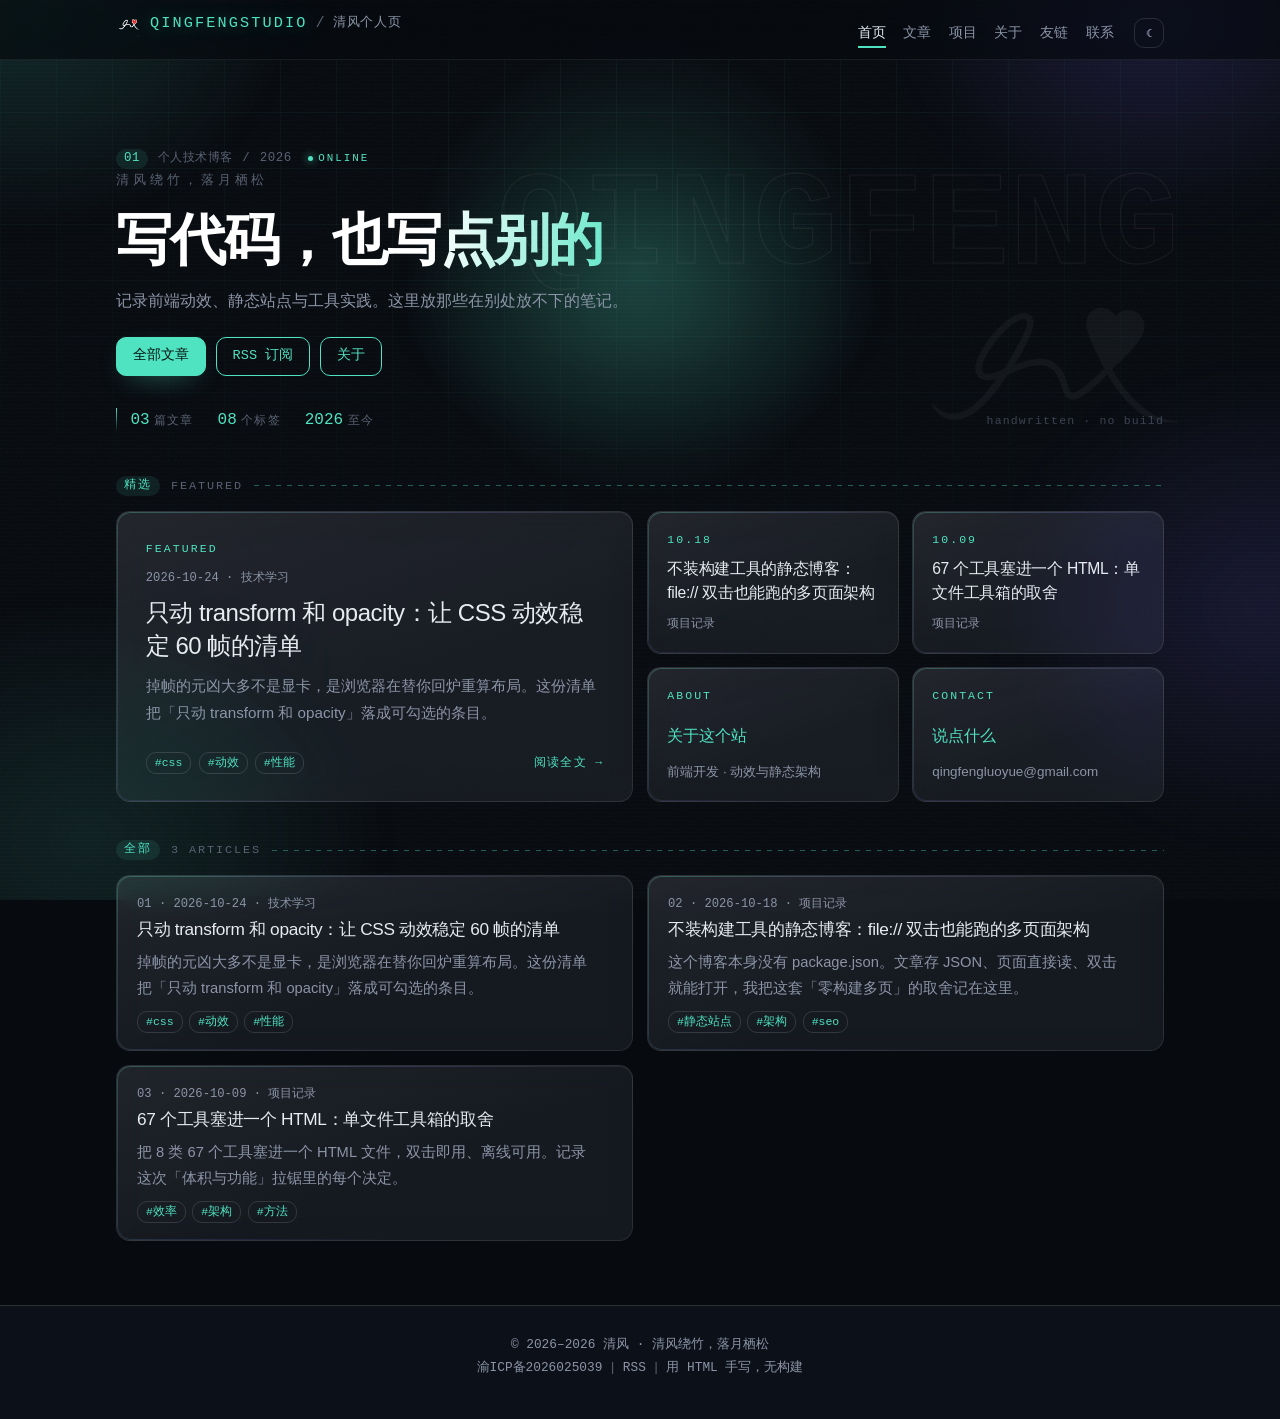
<file: index.html>
<!DOCTYPE html>
<html lang="zh-CN">
<head>
  <meta charset="UTF-8">
  <meta name="viewport" content="width=device-width, initial-scale=1.0">
  <meta name="description" content="清风个人页 · 记录前端动效、静态站点与工具实践的个人技术博客。">
  <title>清风个人页 · 清风绕竹，落月栖松</title>
  <link rel="icon" type="image/png" href="assets/app-icon.png">
  <link rel="apple-touch-icon" href="assets/app-icon.png">
  <link rel="stylesheet" href="assets/style.css">
  <link rel="stylesheet" href="assets/scifi.css">
  <script>/* 首屏前定主题，避免深色用户闪白 */
  (function(){var m=localStorage.getItem("theme")||"dark";var d=m==="dark"||(m==="system"&&window.matchMedia("(prefers-color-scheme: dark)").matches);document.documentElement.setAttribute("data-theme",d?"dark":"light");})();
  </script>
</head>
<body data-page="home">
  <header class="site-header" id="site-header"></header>

  <main class="container wide">
    <section class="hero">
      <div class="hero-brand" aria-hidden="true">
        <svg class="hero-mark" viewBox="0 0 620 130" preserveAspectRatio="xMaxYMid meet" focusable="false">
          <text x="620" y="104" text-anchor="end" fill="none" stroke="currentColor" stroke-width="1.2"
                textLength="612" lengthAdjust="spacingAndGlyphs"
                font-family="ui-monospace, 'SF Mono', Consolas, monospace" font-size="120" font-weight="700">QINGFENG</text>
        </svg>
        <img class="hero-sign" src="assets/signature.png" alt="" width="600" height="281">
      </div>
      <div class="meta-line"><span class="index-chip">01</span><span>个人技术博客</span><span class="dot">/</span><span id="hero-year">2026</span><span class="status-dot">online</span></div>
      <p class="motto">清风绕竹，落月栖松</p>
      <h1 class="hero-title hero-title--fx">写代码，也写点别的</h1>
      <p class="hero-intro">记录前端动效、静态站点与工具实践。这里放那些在别处放不下的笔记。</p>
      <div class="hero-actions">
        <a class="btn btn-solid" href="posts.html">全部文章</a>
        <a class="btn" href="feed.xml">RSS 订阅</a>
        <a class="btn" href="about.html">关于</a>
      </div>
      <div class="hero-stats">
        <span><b id="stat-posts">03</b>篇文章</span>
        <span><b id="stat-tags">09</b>个标签</span>
        <span><b id="stat-since">2026</b>至今</span>
        <span class="stat-note">handwritten · no build</span>
      </div>
    </section>

    <div class="section-head"><span class="index-chip">精选</span><span>featured</span></div>
    <div class="bento" id="featured"></div>

    <div class="section-head"><span class="index-chip">全部</span><span><span id="post-count">0</span> articles</span></div>
    <div class="post-grid" id="post-list"></div>
  </main>

  <footer class="site-footer" id="site-footer"></footer>

  <script src="data/site.js"></script>
  <script src="data/posts.js"></script>
  <script src="assets/md.js"></script>
  <script src="assets/app.js"></script>
  <script src="assets/fx.js"></script>
</body>
</html>
</file>
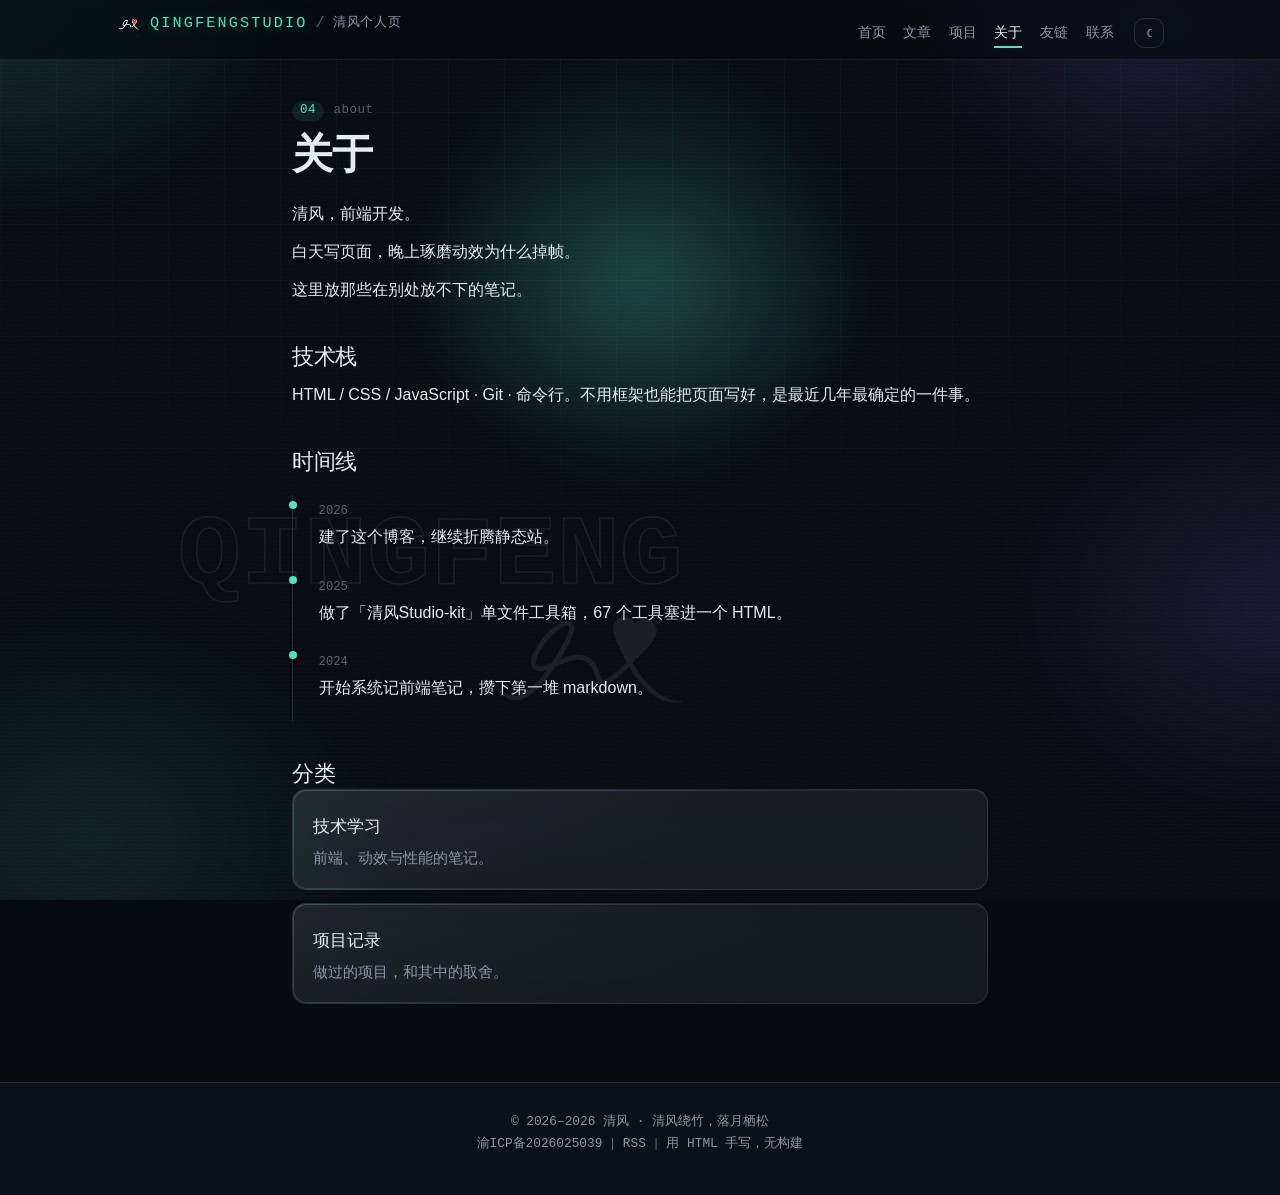
<file: about.html>
<!DOCTYPE html>
<html lang="zh-CN">
<head>
  <meta charset="UTF-8">
  <meta name="viewport" content="width=device-width, initial-scale=1.0">
  <meta name="description" content="关于清风 · 前端开发，关注 CSS 动效、静态架构与效率工具。">
  <title>关于 · 清风个人页</title>
  <link rel="icon" type="image/png" href="assets/app-icon.png">
  <link rel="apple-touch-icon" href="assets/app-icon.png">
  <link rel="stylesheet" href="assets/style.css">
  <link rel="stylesheet" href="assets/scifi.css">
  <script>/* 首屏前定主题，避免深色用户闪白 */
  (function(){var m=localStorage.getItem("theme")||"dark";var d=m==="dark"||(m==="system"&&window.matchMedia("(prefers-color-scheme: dark)").matches);document.documentElement.setAttribute("data-theme",d?"dark":"light");})();
  </script>
</head>
<body data-page="about">
  <header class="site-header" id="site-header"></header>

  <main class="container">
    <div class="meta-line" style="margin-bottom:0.4rem"><span class="index-chip">04</span><span>about</span></div>
    <h1 style="margin-bottom:1.2rem">关于</h1>

    <div class="reveal" id="intro-list"></div>

    <h2 class="reveal">技术栈</h2>
    <p class="reveal">HTML / CSS / JavaScript · Git · 命令行。不用框架也能把页面写好，是最近几年最确定的一件事。</p>

    <h2 class="reveal">时间线</h2>
    <ul class="timeline">
      <li class="reveal"><span class="t-date">2026</span><br>建了这个博客，继续折腾静态站。</li>
      <li class="reveal"><span class="t-date">2025</span><br>做了「清风Studio-kit」单文件工具箱，67 个工具塞进一个 HTML。</li>
      <li class="reveal"><span class="t-date">2024</span><br>开始系统记前端笔记，攒下第一堆 markdown。</li>
    </ul>

    <h2 class="reveal">分类</h2>
    <div id="category-list"></div>
  </main>

  <footer class="site-footer" id="site-footer"></footer>

  <script src="data/site.js"></script>
  <script src="data/posts.js"></script>
  <script src="assets/md.js"></script>
  <script src="assets/app.js"></script>
  <script src="assets/fx.js"></script>
</body>
</html>
</file>
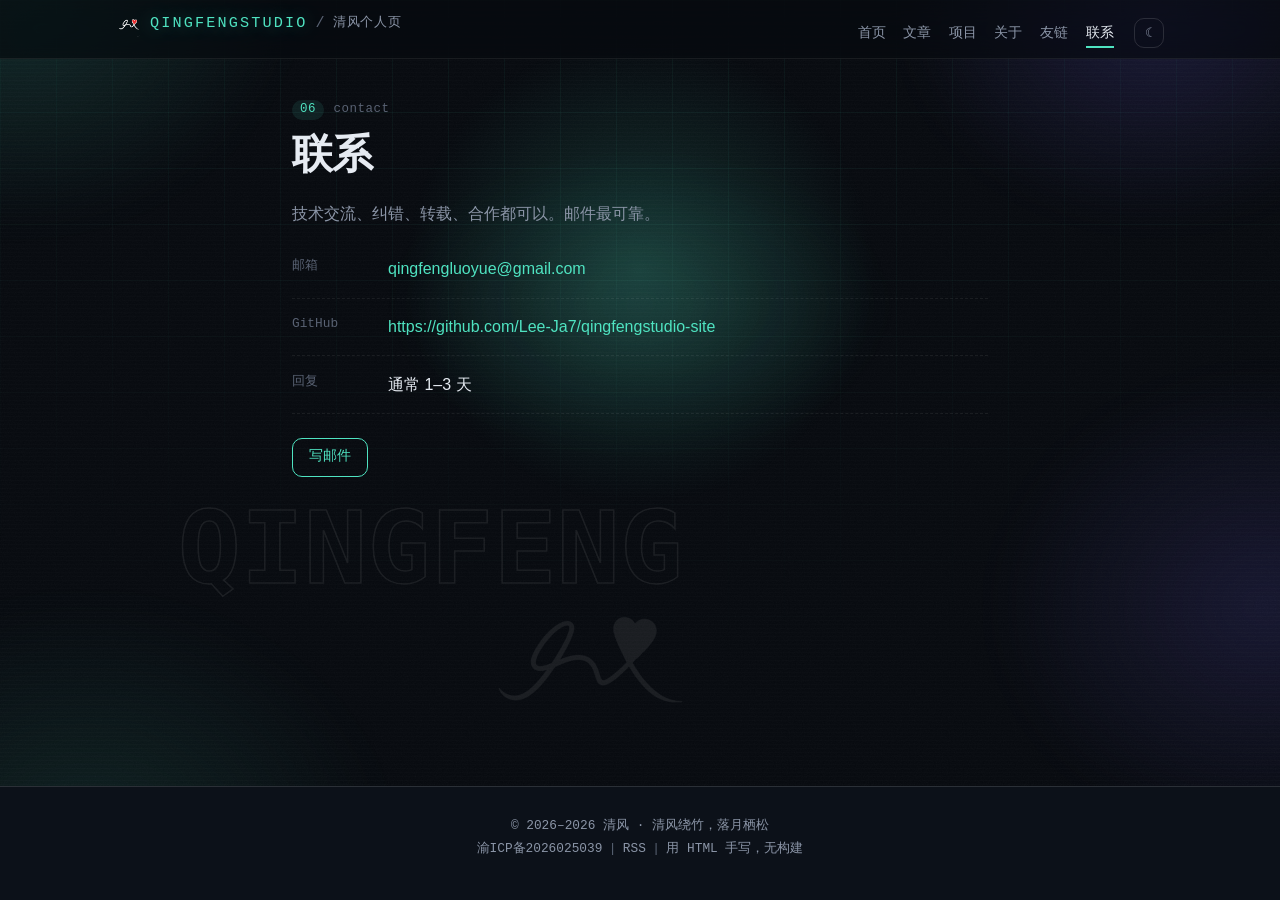
<file: contact.html>
<!DOCTYPE html>
<html lang="zh-CN">
<head>
  <meta charset="UTF-8">
  <meta name="viewport" content="width=device-width, initial-scale=1.0">
  <meta name="description" content="联系清风 · 技术交流、纠错、转载、合作。">
  <title>联系 · 清风个人页</title>
  <link rel="icon" type="image/png" href="assets/app-icon.png">
  <link rel="apple-touch-icon" href="assets/app-icon.png">
  <link rel="stylesheet" href="assets/style.css">
  <link rel="stylesheet" href="assets/scifi.css">
  <script>/* 首屏前定主题，避免深色用户闪白 */
  (function(){var m=localStorage.getItem("theme")||"dark";var d=m==="dark"||(m==="system"&&window.matchMedia("(prefers-color-scheme: dark)").matches);document.documentElement.setAttribute("data-theme",d?"dark":"light");})();
  </script>
</head>
<body data-page="contact">
  <header class="site-header" id="site-header"></header>

  <main class="container">
    <div class="meta-line" style="margin-bottom:0.4rem"><span class="index-chip">06</span><span>contact</span></div>
    <h1 style="margin-bottom:1.2rem">联系</h1>
    <p class="reveal" style="color:var(--muted)">技术交流、纠错、转载、合作都可以。邮件最可靠。</p>
    <div id="contact-list" style="margin-top:0.8rem"></div>
    <div style="margin-top:1.5rem" class="reveal">
      <a class="btn" id="mailto-btn" href="#">写邮件</a>
    </div>
  </main>

  <footer class="site-footer" id="site-footer"></footer>

  <script src="data/site.js"></script>
  <script src="data/posts.js"></script>
  <script src="assets/md.js"></script>
  <script src="assets/app.js"></script>
  <script src="assets/fx.js"></script>
  <script>
    document.getElementById("mailto-btn").href = "mailto:" + SITE.email;
  </script>
</body>
</html>
</file>
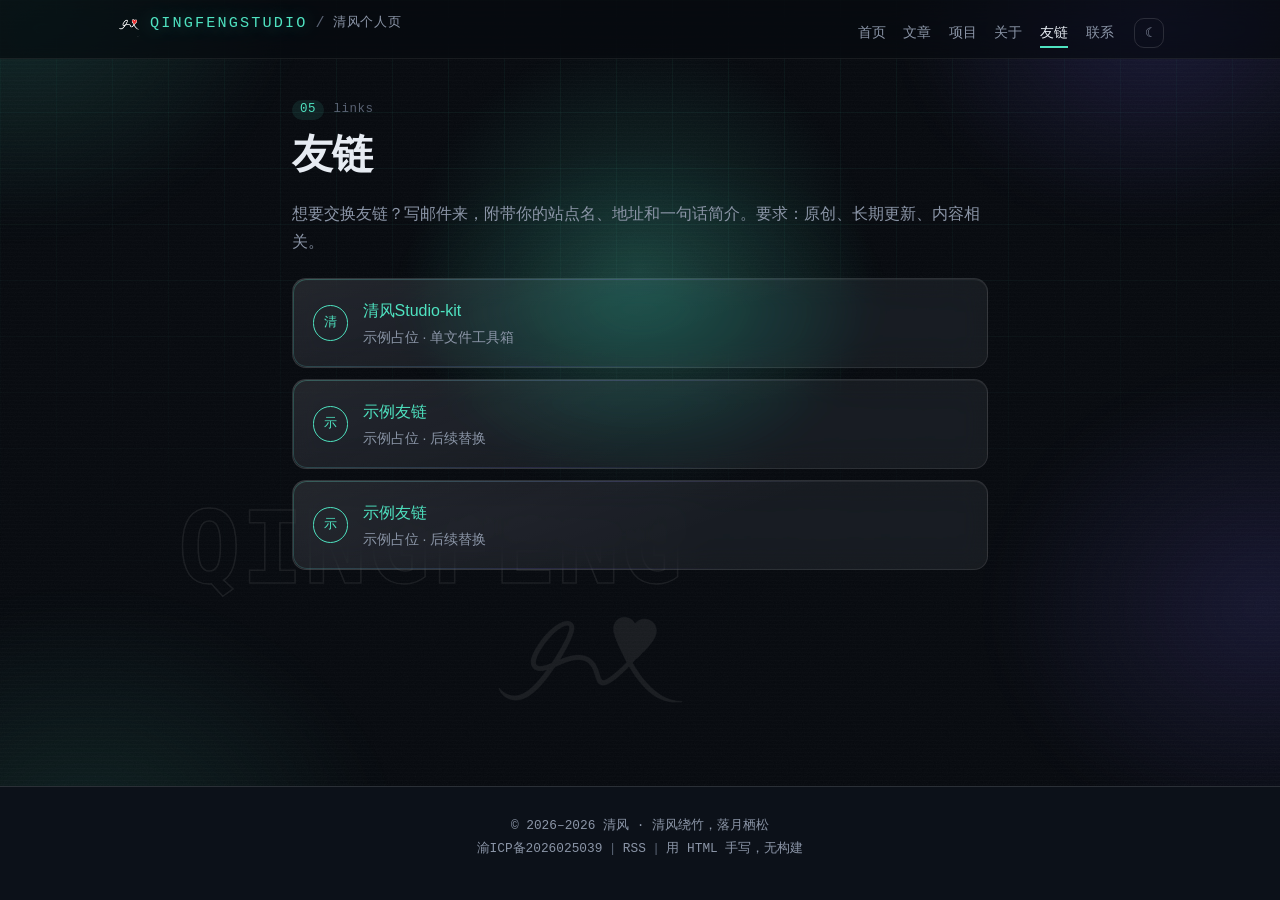
<file: links.html>
<!DOCTYPE html>
<html lang="zh-CN">
<head>
  <meta charset="UTF-8">
  <meta name="viewport" content="width=device-width, initial-scale=1.0">
  <meta name="description" content="友情链接 · 清风个人页">
  <title>友链 · 清风个人页</title>
  <link rel="icon" type="image/png" href="assets/app-icon.png">
  <link rel="apple-touch-icon" href="assets/app-icon.png">
  <link rel="stylesheet" href="assets/style.css">
  <link rel="stylesheet" href="assets/scifi.css">
  <script>/* 首屏前定主题，避免深色用户闪白 */
  (function(){var m=localStorage.getItem("theme")||"dark";var d=m==="dark"||(m==="system"&&window.matchMedia("(prefers-color-scheme: dark)").matches);document.documentElement.setAttribute("data-theme",d?"dark":"light");})();
  </script>
</head>
<body data-page="links">
  <header class="site-header" id="site-header"></header>

  <main class="container">
    <div class="meta-line" style="margin-bottom:0.4rem"><span class="index-chip">05</span><span>links</span></div>
    <h1 style="margin-bottom:1.2rem">友链</h1>
    <p class="reveal" style="color:var(--muted)">想要交换友链？写邮件来，附带你的站点名、地址和一句话简介。要求：原创、长期更新、内容相关。</p>
    <div id="link-list" style="margin-top:1.4rem"></div>
  </main>

  <footer class="site-footer" id="site-footer"></footer>

  <script src="data/site.js"></script>
  <script src="data/posts.js"></script>
  <script src="assets/md.js"></script>
  <script src="assets/app.js"></script>
  <script src="assets/fx.js"></script>
</body>
</html>
</file>
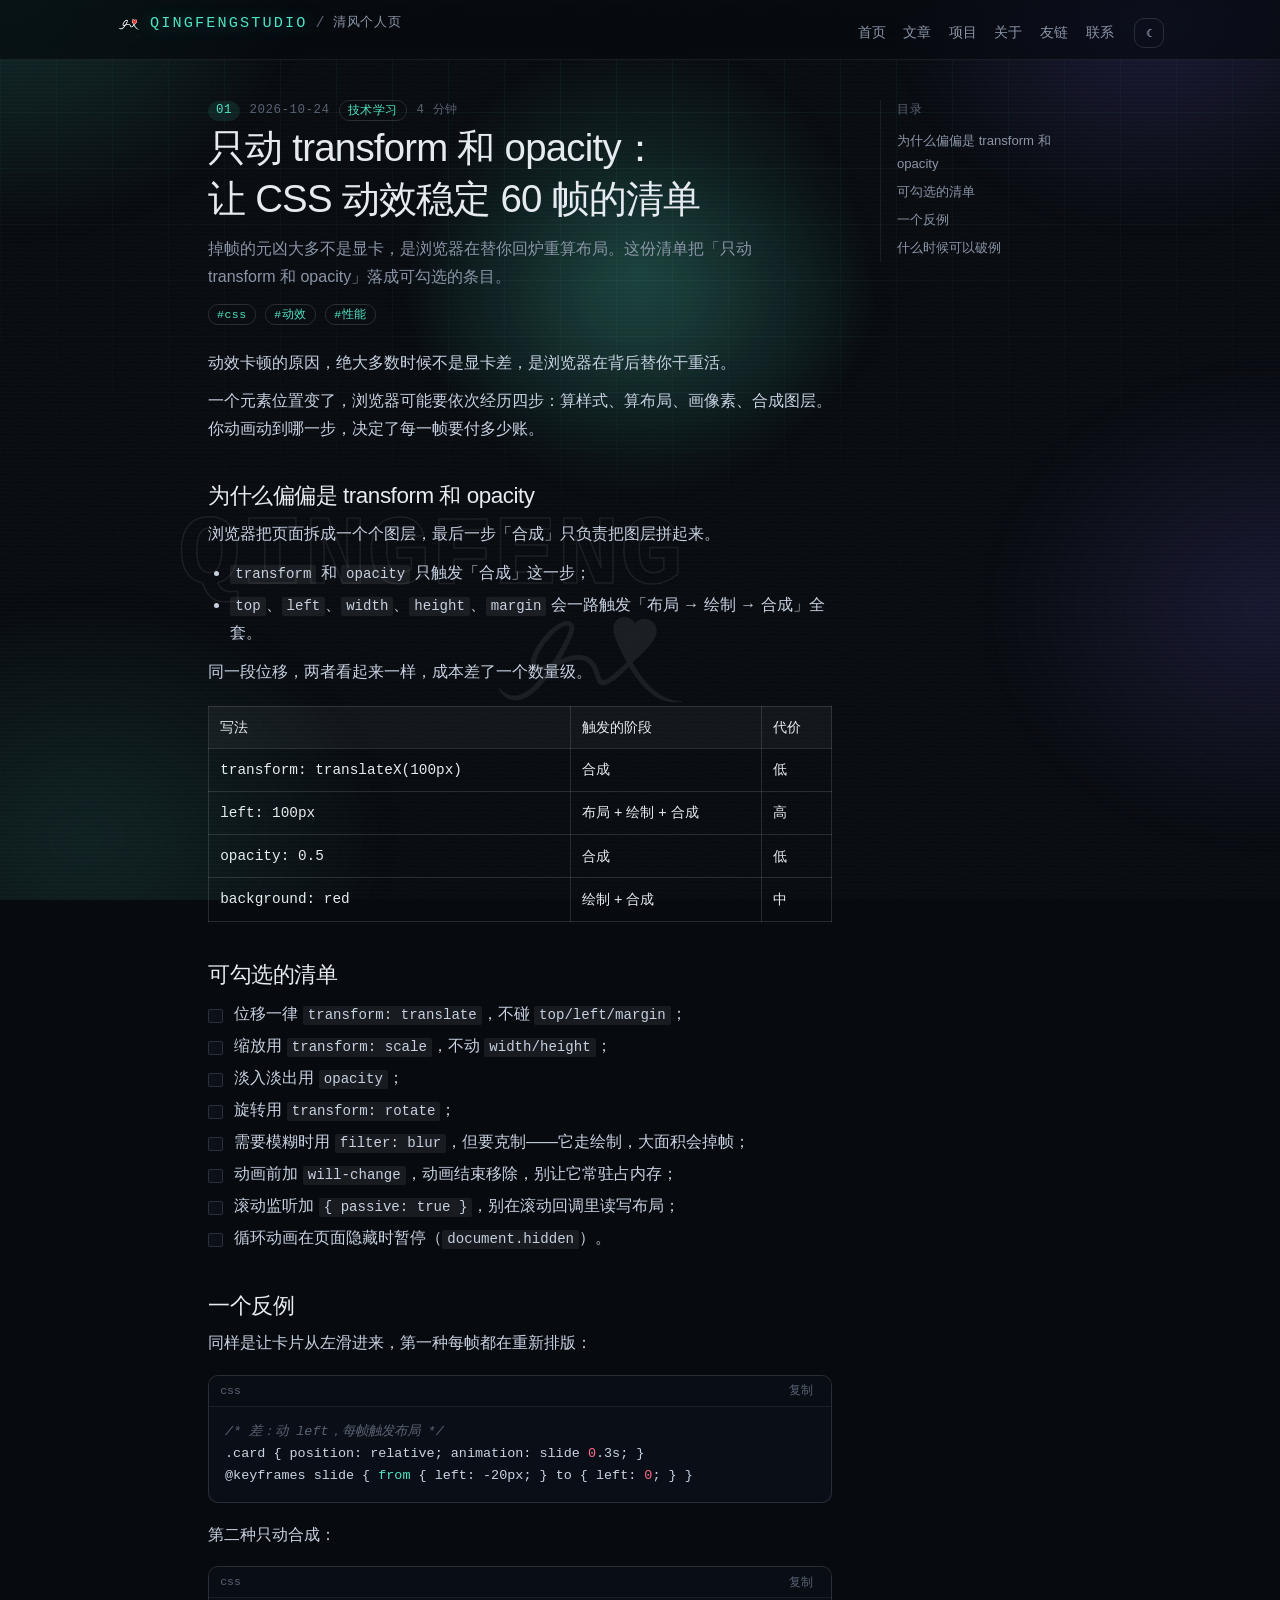
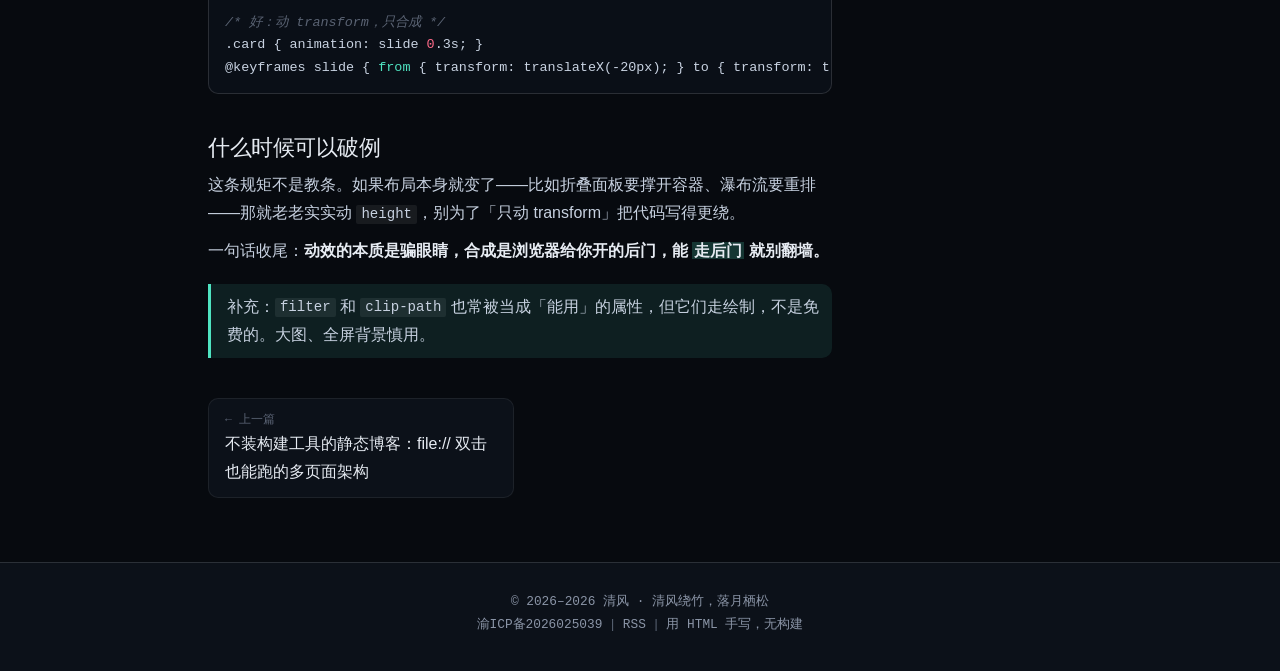
<file: post.html>
<!DOCTYPE html>
<html lang="zh-CN">
<head>
  <meta charset="UTF-8">
  <meta name="viewport" content="width=device-width, initial-scale=1.0">
  <meta name="description" content="文章详情 · 清风个人页">
  <title>文章 · 清风个人页</title>
  <link rel="icon" type="image/png" href="assets/app-icon.png">
  <link rel="apple-touch-icon" href="assets/app-icon.png">
  <link rel="stylesheet" href="assets/style.css">
  <link rel="stylesheet" href="assets/scifi.css">
  <script>/* 首屏前定主题，避免深色用户闪白 */
  (function(){var m=localStorage.getItem("theme")||"dark";var d=m==="dark"||(m==="system"&&window.matchMedia("(prefers-color-scheme: dark)").matches);document.documentElement.setAttribute("data-theme",d?"dark":"light");})();
  </script>
</head>
<body data-page="post">
  <div class="read-progress" id="read-progress"></div>
  <header class="site-header" id="site-header"></header>

  <main class="container wide">
    <div class="post-layout">
      <article>
        <header id="post-head"></header>
        <div class="meta-line" style="margin:0.8rem 0 1.5rem" id="post-tags"></div>
        <div id="post-body"></div>
        <div class="pager" id="pager"></div>
      </article>
      <aside>
        <nav class="toc" id="toc"></nav>
      </aside>
    </div>
  </main>

  <footer class="site-footer" id="site-footer"></footer>

  <script src="data/site.js"></script>
  <script src="data/posts.js"></script>
  <script src="assets/md.js"></script>
  <script src="assets/app.js"></script>
  <script src="assets/fx.js"></script>
</body>
</html>
</file>
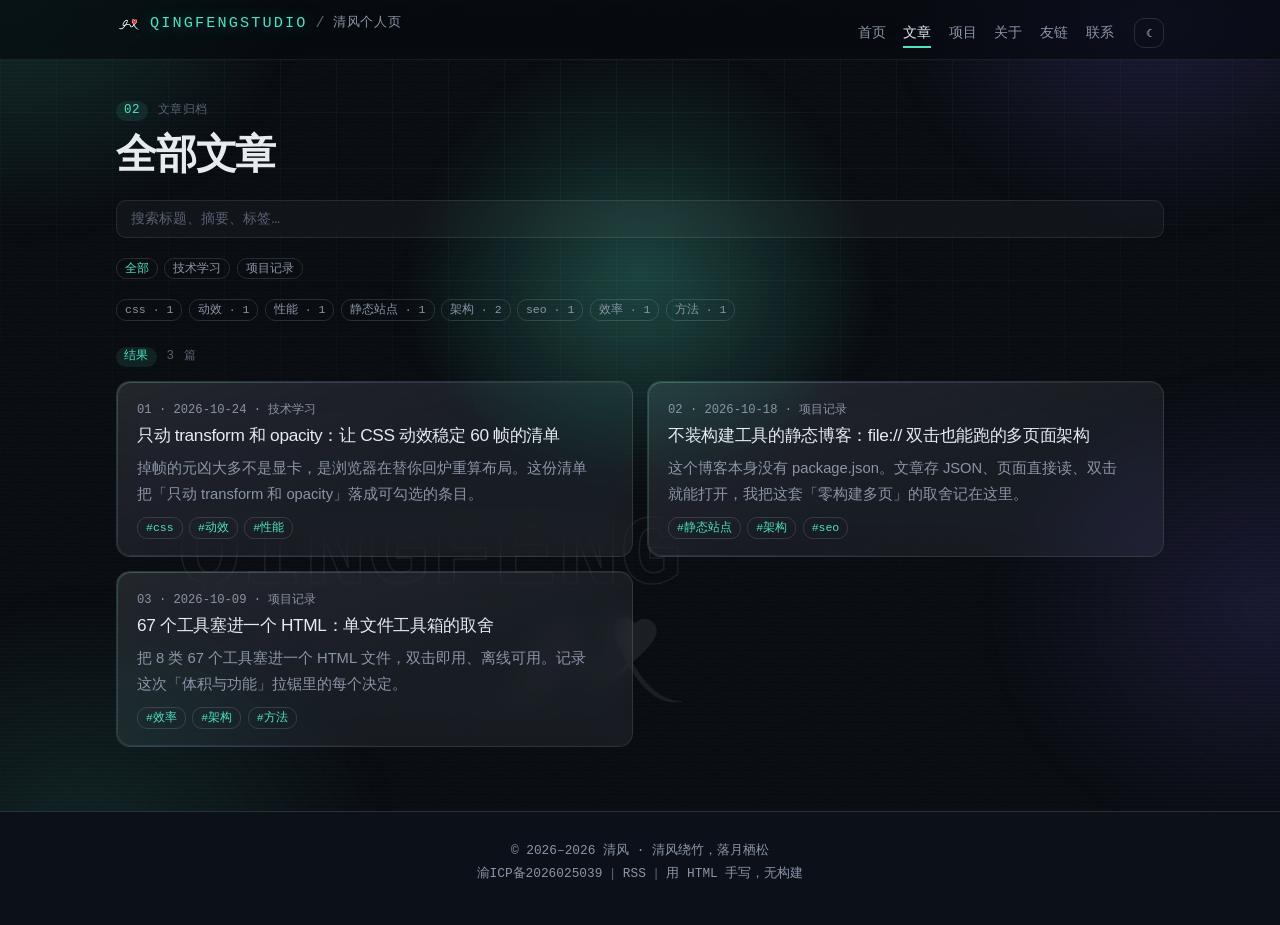
<file: posts.html>
<!DOCTYPE html>
<html lang="zh-CN">
<head>
  <meta charset="UTF-8">
  <meta name="viewport" content="width=device-width, initial-scale=1.0">
  <meta name="description" content="全部文章 · 支持搜索、分类与标签筛选。">
  <title>文章 · 清风个人页</title>
  <link rel="icon" type="image/png" href="assets/app-icon.png">
  <link rel="apple-touch-icon" href="assets/app-icon.png">
  <link rel="stylesheet" href="assets/style.css">
  <link rel="stylesheet" href="assets/scifi.css">
  <script>/* 首屏前定主题，避免深色用户闪白 */
  (function(){var m=localStorage.getItem("theme")||"dark";var d=m==="dark"||(m==="system"&&window.matchMedia("(prefers-color-scheme: dark)").matches);document.documentElement.setAttribute("data-theme",d?"dark":"light");})();
  </script>
</head>
<body data-page="posts">
  <header class="site-header" id="site-header"></header>

  <main class="container wide">
    <div class="meta-line" style="margin-bottom:0.4rem"><span class="index-chip">02</span><span>文章归档</span></div>
    <h1 style="margin-bottom:1.2rem">全部文章</h1>

    <div class="toolbar">
      <input class="search-input" id="search-input" type="search" placeholder="搜索标题、摘要、标签…" autocomplete="off">
    </div>
    <div class="toolbar">
      <div class="filter-group" id="cat-bar"></div>
    </div>
    <div class="toolbar" style="margin-bottom:1.6rem">
      <div class="filter-group" id="tag-cloud"></div>
    </div>

    <div class="meta-line" style="margin-bottom:0.8rem"><span class="index-chip">结果</span><span id="result-count">0</span> 篇</div>
    <div class="post-grid" id="post-list"></div>
  </main>

  <footer class="site-footer" id="site-footer"></footer>

  <script src="data/site.js"></script>
  <script src="data/posts.js"></script>
  <script src="assets/md.js"></script>
  <script src="assets/app.js"></script>
  <script src="assets/fx.js"></script>
</body>
</html>
</file>
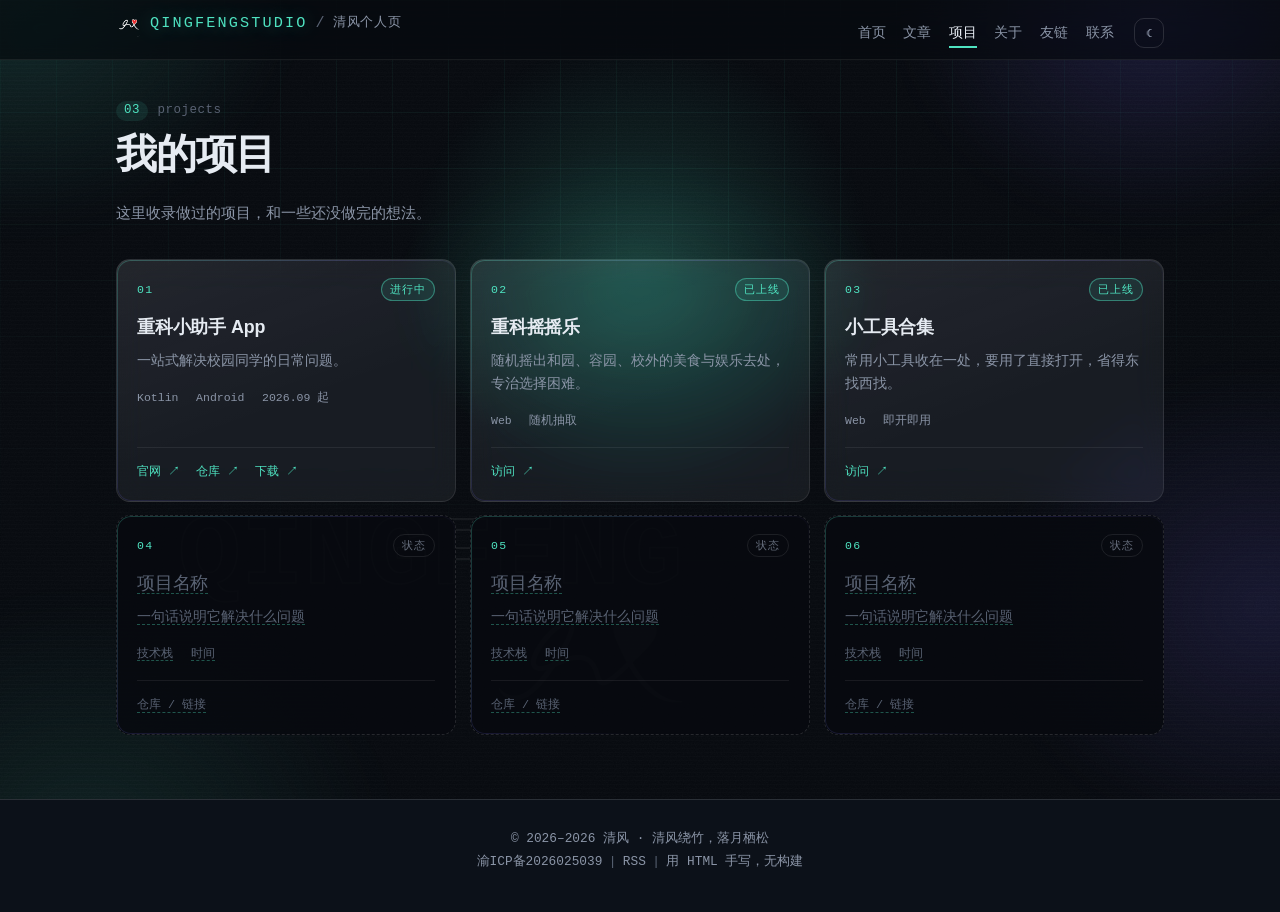
<file: projects.html>
<!DOCTYPE html>
<html lang="zh-CN">
<head>
  <meta charset="UTF-8">
  <meta name="viewport" content="width=device-width, initial-scale=1.0">
  <meta name="description" content="我的项目 · 做过的东西，和没做完的东西。">
  <title>项目 · 清风个人页</title>
  <link rel="icon" type="image/png" href="assets/app-icon.png">
  <link rel="apple-touch-icon" href="assets/app-icon.png">
  <link rel="stylesheet" href="assets/style.css">
  <link rel="stylesheet" href="assets/scifi.css">
  <script>/* 首屏前定主题，避免深色用户闪白 */
  (function(){var m=localStorage.getItem("theme")||"dark";var d=m==="dark"||(m==="system"&&window.matchMedia("(prefers-color-scheme: dark)").matches);document.documentElement.setAttribute("data-theme",d?"dark":"light");})();
  </script>
</head>
<body data-page="projects">
  <header class="site-header" id="site-header"></header>

  <main class="container wide">
    <div class="meta-line" style="margin-bottom:0.4rem"><span class="index-chip">03</span><span>projects</span></div>
    <h1>我的项目</h1>
    <p class="page-lead">这里收录做过的项目，和一些还没做完的想法。</p>

    <!-- ============================================================
         项目网格
         每个卡片结构一致：编号 / 状态 / 名称 / 简介 / 元信息 / 底部链接
         待填字段一律用 <span class="ph">占位文字</span> 标记，改的时候直接
         替换标签内的文字即可；占位卡片去掉 .is-empty 就变成正式卡片。
         ============================================================ -->
    <div class="proj-grid">

      <!-- ---------- 01 · 重科小助手 App ---------- -->
      <article class="card proj-card">
        <div class="proj-top">
          <span class="proj-idx">01</span>
          <span class="proj-status is-live">进行中</span>
        </div>
        <h3 class="proj-title">重科小助手 App</h3>
        <p class="proj-desc">一站式解决校园同学的日常问题。</p>
        <ul class="proj-meta">
          <li>Kotlin</li>
          <li>Android</li>
          <li>2026.09 起</li>
        </ul>
        <div class="proj-foot proj-links">
          <a href="https://ea.qingfengstudio.cn" target="_blank" rel="noopener">官网 ↗</a>
          <a href="https://github.com/Lee-Ja7/ExpressAssistant_ii" target="_blank" rel="noopener">仓库 ↗</a>
          <a href="https://gitee.com/qingfeng_studio/ExpressAssistant_ii/releases/download/v2.0.13/app-release.apk" target="_blank" rel="noopener">下载 ↗</a>
        </div>
      </article>

      <!-- ---------- 02 · 重科摇摇乐 ---------- -->
      <article class="card proj-card">
        <div class="proj-top">
          <span class="proj-idx">02</span>
          <span class="proj-status is-live">已上线</span>
        </div>
        <h3 class="proj-title">重科摇摇乐</h3>
        <p class="proj-desc">随机摇出和园、容园、校外的美食与娱乐去处，专治选择困难。</p>
        <ul class="proj-meta">
          <li>Web</li>
          <li>随机抽取</li>
        </ul>
        <div class="proj-foot proj-links">
          <a href="https://choice.qingfengstudio.cn" target="_blank" rel="noopener">访问 ↗</a>
        </div>
      </article>

      <!-- ---------- 03 · 小工具合集 ---------- -->
      <article class="card proj-card">
        <div class="proj-top">
          <span class="proj-idx">03</span>
          <span class="proj-status is-live">已上线</span>
        </div>
        <h3 class="proj-title">小工具合集</h3>
        <p class="proj-desc">常用小工具收在一处，要用了直接打开，省得东找西找。</p>
        <ul class="proj-meta">
          <li>Web</li>
          <li>即开即用</li>
        </ul>
        <div class="proj-foot proj-links">
          <a href="https://kit.qingfengstudio.cn" target="_blank" rel="noopener">访问 ↗</a>
        </div>
      </article>

      <!-- ---------- 04 · 占位 ---------- -->
      <article class="card proj-card is-empty">
        <div class="proj-top">
          <span class="proj-idx">04</span>
          <span class="proj-status">状态</span>
        </div>
        <h3 class="proj-title"><span class="ph">项目名称</span></h3>
        <p class="proj-desc"><span class="ph">一句话说明它解决什么问题</span></p>
        <ul class="proj-meta">
          <li><span class="ph">技术栈</span></li>
          <li><span class="ph">时间</span></li>
        </ul>
        <div class="proj-foot">
          <span class="ph">仓库 / 链接</span>
        </div>
      </article>

      <!-- ---------- 05 · 占位 ---------- -->
      <article class="card proj-card is-empty">
        <div class="proj-top">
          <span class="proj-idx">05</span>
          <span class="proj-status">状态</span>
        </div>
        <h3 class="proj-title"><span class="ph">项目名称</span></h3>
        <p class="proj-desc"><span class="ph">一句话说明它解决什么问题</span></p>
        <ul class="proj-meta">
          <li><span class="ph">技术栈</span></li>
          <li><span class="ph">时间</span></li>
        </ul>
        <div class="proj-foot">
          <span class="ph">仓库 / 链接</span>
        </div>
      </article>

      <!-- ---------- 06 · 占位 ---------- -->
      <article class="card proj-card is-empty">
        <div class="proj-top">
          <span class="proj-idx">06</span>
          <span class="proj-status">状态</span>
        </div>
        <h3 class="proj-title"><span class="ph">项目名称</span></h3>
        <p class="proj-desc"><span class="ph">一句话说明它解决什么问题</span></p>
        <ul class="proj-meta">
          <li><span class="ph">技术栈</span></li>
          <li><span class="ph">时间</span></li>
        </ul>
        <div class="proj-foot">
          <span class="ph">仓库 / 链接</span>
        </div>
      </article>

    </div>

    <!-- 需要更多项目时，复制上面任意一个 .proj-card 区块，改编号即可 -->
  </main>

  <footer class="site-footer" id="site-footer"></footer>

  <script src="data/site.js"></script>
  <script src="data/posts.js"></script>
  <script src="assets/md.js"></script>
  <script src="assets/app.js"></script>
  <script src="assets/fx.js"></script>
</body>
</html>
</file>
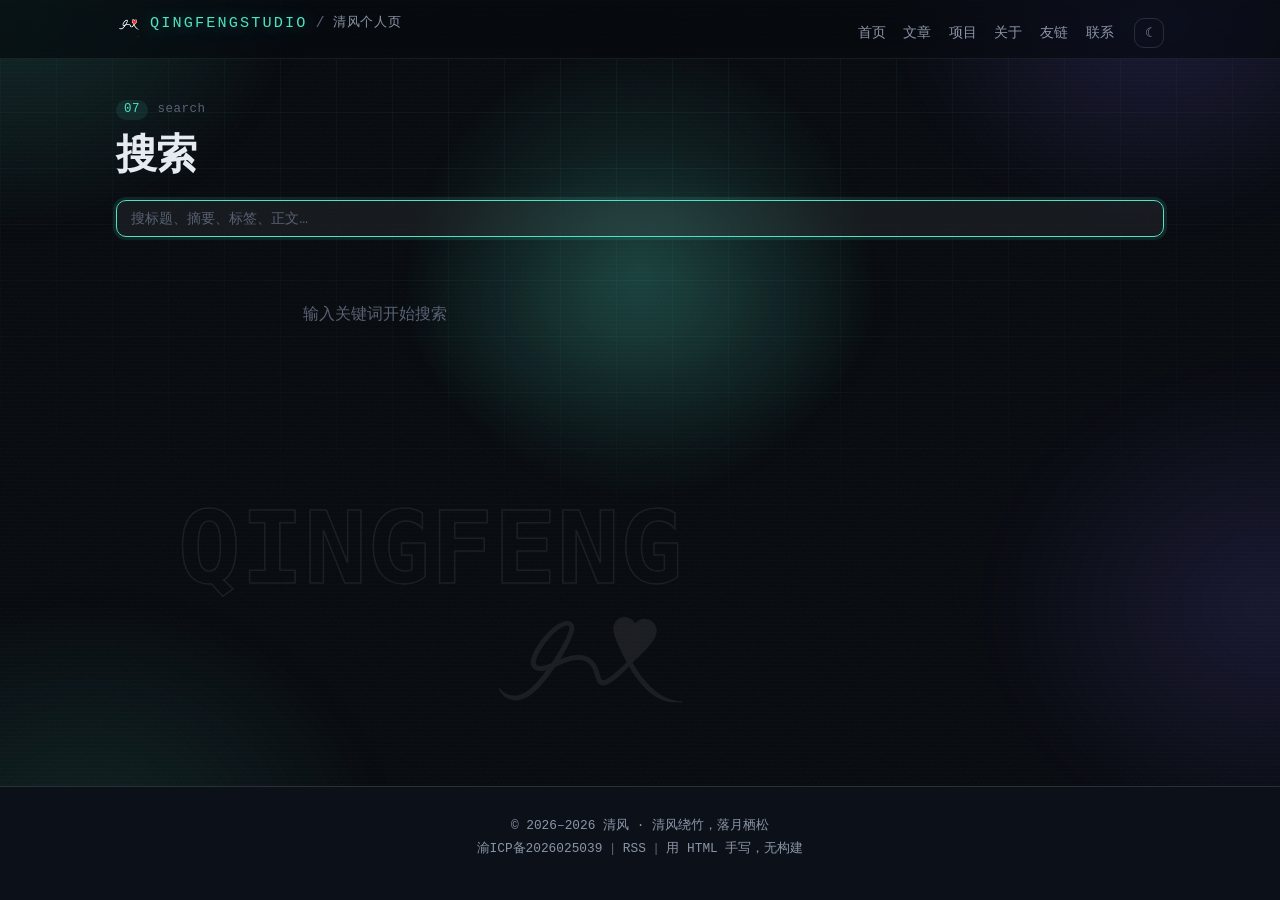
<file: search.html>
<!DOCTYPE html>
<html lang="zh-CN">
<head>
  <meta charset="UTF-8">
  <meta name="viewport" content="width=device-width, initial-scale=1.0">
  <meta name="description" content="全站搜索 · 清风个人页">
  <title>搜索 · 清风个人页</title>
  <link rel="icon" type="image/png" href="assets/app-icon.png">
  <link rel="apple-touch-icon" href="assets/app-icon.png">
  <link rel="stylesheet" href="assets/style.css">
  <link rel="stylesheet" href="assets/scifi.css">
  <script>/* 首屏前定主题，避免深色用户闪白 */
  (function(){var m=localStorage.getItem("theme")||"dark";var d=m==="dark"||(m==="system"&&window.matchMedia("(prefers-color-scheme: dark)").matches);document.documentElement.setAttribute("data-theme",d?"dark":"light");})();
  </script>
</head>
<body data-page="search">
  <header class="site-header" id="site-header"></header>

  <main class="container wide">
    <div class="meta-line" style="margin-bottom:0.4rem"><span class="index-chip">07</span><span>search</span></div>
    <h1 style="margin-bottom:1.2rem">搜索</h1>
    <div class="toolbar" style="margin-bottom:1.5rem">
      <input class="search-input" id="search-input" type="search" placeholder="搜标题、摘要、标签、正文…" autocomplete="off" autofocus>
    </div>
    <div class="post-grid" id="post-list"></div>
  </main>

  <footer class="site-footer" id="site-footer"></footer>

  <script src="data/site.js"></script>
  <script src="data/posts.js"></script>
  <script src="assets/md.js"></script>
  <script src="assets/app.js"></script>
  <script src="assets/fx.js"></script>
</body>
</html>
</file>
<file: assets/style.css>
/* ============================================================
   清风个人页 · 草稿纸设计系统
   签名三件：格线纸底纹 + 等宽序号 + 荧光笔高亮
   ============================================================ */

:root {
  /* 深空终端 · 默认深色 */
  --void: #05070A;
  --paper: #070A0F;
  --surface: #0C1119;
  --surface-2: #111823;
  --ink: #E6EBF2;
  --muted: #8B95A7;
  --faint: #596273;
  --rule: rgba(255, 255, 255, .07);
  --rule-strong: rgba(255, 255, 255, .13);
  --accent: #4FE3C1;
  --accent-2: #7C6BFF;
  --accent-ink: #04120F;
  --accent-soft: rgba(79, 227, 193, .10);
  --marker: rgba(79, 227, 193, .20);
  --code-bg: #0A0F17;
  --code-ink: #C9D3E2;
  --code-token: #4FE3C1;
  --code-str: #E0B27A;
  --code-com: #5A6373;
  --danger: #FF6B8A;
  --glass: rgba(255, 255, 255, .045);
  --glass-line: rgba(255, 255, 255, .09);
  --glow-a: rgba(79, 227, 193, .16);
  --glow-b: rgba(124, 107, 255, .14);

  --font-sans: -apple-system, BlinkMacSystemFont, "Segoe UI", "PingFang SC",
    "Hiragino Sans GB", "Microsoft YaHei", sans-serif;
  --font-mono: ui-monospace, "SF Mono", "JetBrains Mono", Consolas,
    "Liberation Mono", Menlo, monospace;
  --font-serif: Georgia, "Noto Serif SC", "Songti SC", "SimSun", serif;

  --lh: 1.75;
  --content-w: 46rem;
  --wide-w: 60rem;
  --radius: 4px;
  --ease: cubic-bezier(.4, 0, .2, 1);
  --ease-in: cubic-bezier(.22, 1, .36, 1);
  --ease-spring: cubic-bezier(.34, 1.56, .64, 1);
}

[data-theme="light"] {
  /* 草稿纸 · 浅色 */
  --void: #F4F3ED;
  --paper: #F4F3ED;
  --surface: #FCFBF5;
  --surface-2: #FFFFFF;
  --ink: #1C1F1B;
  --muted: #6E736B;
  --faint: #9A9E93;
  --rule: #E4E2D5;
  --rule-strong: #D6D4C6;
  --accent: #1E5F52;
  --accent-2: #5B4BC4;
  --accent-ink: #FCFBF5;
  --accent-soft: #E6EDE8;
  --marker: #F0E266;
  --code-bg: #EAE8DC;
  --code-ink: #2A2E29;
  --code-token: #1E5F52;
  --code-str: #8A5A20;
  --code-com: #A3A79B;
  --danger: #B4432E;
  --glass: rgba(255, 255, 255, .55);
  --glass-line: rgba(28, 31, 27, .12);
  --glow-a: rgba(30, 95, 82, .055);
  --glow-b: rgba(91, 75, 196, .045);
}

* { box-sizing: border-box; }

/* 隐藏根滚动条：短页面切换时内容宽度不再变化，避免整页左右跳动 */
html {
  scroll-behavior: smooth;
  scrollbar-width: none;
  -ms-overflow-style: none;
}
html::-webkit-scrollbar { width: 0; height: 0; display: none; }

body {
  margin: 0;
  min-height: 100vh;
  display: flex;
  flex-direction: column;
  font-family: var(--font-sans);
  font-size: 16px;
  line-height: var(--lh);
  color: var(--ink);
  background-color: var(--paper);
  -webkit-font-smoothing: antialiased;
  text-rendering: optimizeLegibility;
}

/* 浅色主题保留 28px 纸纹格线；深色由 .fx-grid 提供 40px 网格 */
[data-theme="light"] body {
  background-image: repeating-linear-gradient(
    to bottom,
    transparent 0, transparent 27px, var(--rule) 27px, var(--rule) 28px
  );
  background-attachment: local;
}

::selection { background: var(--marker); color: var(--ink); }

a { color: var(--accent); text-decoration: none; }
a:hover { text-decoration: underline; text-underline-offset: 3px; }

h1, h2, h3, h4 {
  font-weight: 500;
  line-height: 1.3;
  letter-spacing: -0.02em;
  margin: 0;
}
h1 { font-size: 1.75rem; }
h2 { font-size: 1.4rem; margin-top: 2.4rem; }
h3 { font-size: 1.15rem; margin-top: 1.8rem; }
p { margin: 0.6rem 0; }

/* ---------------- 布局骨架 ---------------- */
.site-header {
  position: sticky;
  top: 0;
  z-index: 50;
  background: color-mix(in srgb, var(--paper) 86%, transparent);
  backdrop-filter: blur(8px);
  -webkit-backdrop-filter: blur(8px);
  border-bottom: 1px solid var(--rule-strong);
}
.header-inner {
  max-width: var(--wide-w);
  margin: 0 auto;
  padding: 0.65rem 1.25rem;
  display: flex;
  align-items: baseline;
  gap: 1.25rem;
}
.brand {
  display: flex;
  align-items: baseline;
  gap: 0.5rem;
  font-family: var(--font-mono);
  font-size: 0.95rem;
  letter-spacing: 0.04em;
}
.brand .brand-name { color: var(--accent); font-weight: 500; }
.brand .brand-slash { color: var(--faint); }
.brand .brand-sub { color: var(--muted); font-size: 0.8rem; }
.site-nav {
  display: flex;
  gap: 1.1rem;
  margin-left: auto;
  font-size: 0.9rem;
}
.site-nav a { color: var(--muted); }
.site-nav a:hover { color: var(--ink); text-decoration: none; }
.site-nav a.active {
  color: var(--ink);
  border-bottom: 2px solid var(--accent);
  padding-bottom: 2px;
}
.theme-toggle {
  background: none;
  border: 1px solid var(--rule-strong);
  color: var(--muted);
  width: 1.9rem;
  height: 1.9rem;
  border-radius: var(--radius);
  cursor: pointer;
  font-family: var(--font-mono);
  font-size: 0.8rem;
  display: inline-flex;
  align-items: center;
  justify-content: center;
  transition: color var(--ease) 160ms, border-color var(--ease) 160ms, transform 120ms;
}
.theme-toggle:hover { color: var(--accent); border-color: var(--accent); }
.theme-toggle:active { transform: scale(0.96); }

.container {
  max-width: var(--content-w);
  width: 100%;
  margin: 0 auto;
  padding: 2.5rem 1.25rem 4rem;
  flex: 1 0 auto;
}
.container.wide { max-width: var(--wide-w); }

.site-footer {
  flex: none;
  margin-top: auto;
  border-top: 1px solid var(--rule-strong);
  padding: 1.75rem 1.25rem 2.5rem;
  text-align: center;
  font-family: var(--font-mono);
  font-size: 0.8rem;
  color: var(--muted);
  background: var(--surface);
}
.site-footer a { color: var(--muted); }
.site-footer .sep { color: var(--faint); margin: 0 0.4rem; }
.icp a { color: var(--faint); }

/* ---------------- 序号与元信息 ---------------- */
.meta-line {
  display: flex;
  align-items: center;
  flex-wrap: wrap;
  gap: 0.6rem;
  font-family: var(--font-mono);
  font-size: 0.78rem;
  color: var(--faint);
  letter-spacing: 0.04em;
}
.index-chip {
  font-family: var(--font-mono);
  font-size: 0.78rem;
  color: var(--accent);
  background: var(--accent-soft);
  padding: 0 0.5rem;
  border-radius: 2px;
  line-height: 1.6;
}
.dot { color: var(--faint); }

/* ---------------- Hero ---------------- */
.hero { margin: 2.5rem 0 3rem; }
.hero .motto {
  font-family: var(--font-serif);
  font-size: 1.5rem;
  color: var(--muted);
  margin: 0.5rem 0 1.5rem;
}
.hero-title {
  font-size: 1.9rem;
  line-height: 1.35;
  letter-spacing: -0.02em;
  margin: 0 0 0.4rem;
}
.hero-title .char {
  display: inline-block;
  opacity: 0;
  filter: blur(2px);
  transform: translateY(4px);
  transition: opacity 0.4s var(--ease), filter 0.4s var(--ease), transform 0.4s var(--ease);
}
.hero-title.played .char { opacity: 1; filter: blur(0); transform: none; }
.hero-intro { color: var(--muted); max-width: 36rem; }

/* ---------------- 卡片 ---------------- */
.card {
  background: var(--surface);
  border: 1px solid var(--rule);
  border-radius: var(--radius);
  padding: 1.1rem 1.25rem;
}
.post-card {
  display: block;
  color: inherit;
  margin-bottom: 0.85rem;
  transition: transform var(--ease) 180ms, border-color var(--ease) 180ms;
}
.post-card:hover {
  transform: translateY(-3px);
  border-color: var(--accent);
}
a.post-card:hover { text-decoration: none; }
.post-card .date {
  font-family: var(--font-mono);
  font-size: 0.76rem;
  color: var(--faint);
}
.post-card .title { font-size: 1.08rem; font-weight: 500; margin: 0.2rem 0 0.3rem; }
.post-card .summary { color: var(--muted); font-size: 0.92rem; }
.post-card .card-meta {
  display: flex;
  flex-wrap: wrap;
  gap: 0.4rem;
  margin-top: 0.6rem;
}

/* 标签 pill */
.tag {
  font-family: var(--font-mono);
  font-size: 0.72rem;
  color: var(--accent);
  border: 1px solid var(--rule-strong);
  padding: 0 0.5rem;
  border-radius: 2px;
  line-height: 1.7;
}
a.tag:hover { background: var(--accent); color: var(--accent-ink); text-decoration: none; }
.tag.muted { color: var(--muted); }

/* ---------------- 列表工具条 ---------------- */
.toolbar {
  display: flex;
  flex-wrap: wrap;
  align-items: center;
  gap: 0.6rem;
  margin-bottom: 1.25rem;
}
.search-input {
  flex: 1;
  min-width: 12rem;
  -webkit-appearance: none;
  appearance: none;
  font-family: var(--font-mono);
  font-size: 0.88rem;
  color: var(--ink);
  background: var(--surface);
  border: 1px solid var(--rule-strong);
  border-radius: var(--radius);
  padding: 0.45rem 0.7rem;
  outline: none;
  transition: border-color var(--ease) 160ms;
}
.search-input:focus { border-color: var(--accent); }
.search-input::placeholder { color: var(--faint); }
.search-input::-webkit-search-cancel-button { -webkit-appearance: none; }
.filter-group { display: flex; flex-wrap: wrap; gap: 0.4rem; }
.empty {
  text-align: center;
  color: var(--faint);
  padding: 2.5rem 0;
  font-family: var(--font-mono);
}

/* ---------------- 正文排版 ---------------- */
.article-body {
  font-size: 1rem;
  line-height: var(--lh);
}
.article-body blockquote {
  margin: 1.2rem 0;
  padding: 0.3rem 0 0.3rem 1rem;
  border-left: 3px solid var(--accent);
  background: var(--accent-soft);
  color: var(--muted);
  border-radius: 0 var(--radius) var(--radius) 0;
}
.article-body blockquote p { margin: 0.25rem 0; }
.article-body ul, .article-body ol { padding-left: 1.4rem; margin: 0.7rem 0; }
.article-body li { margin: 0.25rem 0; }

/* 任务清单：空方框 + 完成态打勾 */
.article-body .tasks { list-style: none; padding-left: 0; }
.article-body .tasks li { position: relative; padding-left: 1.65rem; }
.article-body .tasks li::before {
  content: "";
  position: absolute;
  left: 0;
  top: 0.52em;
  width: 0.8rem;
  height: 0.8rem;
  border: 1px solid var(--rule-strong);
  border-radius: 2px;
  background: var(--surface);
  transition: border-color 180ms var(--ease), background 180ms var(--ease);
}
.article-body .tasks li:hover::before { border-color: var(--accent); }
.article-body .tasks li.done::before { background: var(--accent); border-color: var(--accent); }
.article-body .tasks li.done::after {
  content: "";
  position: absolute;
  left: 0.2rem;
  top: 0.72em;
  width: 0.4rem;
  height: 0.2rem;
  border-left: 2px solid var(--accent-ink);
  border-bottom: 2px solid var(--accent-ink);
  transform: rotate(-45deg);
}
.article-body mark { background: var(--marker); color: var(--ink); padding: 0 2px; }
.article-body hr {
  border: none;
  border-top: 1px dashed var(--rule-strong);
  margin: 2rem 0;
}
.article-body table {
  border-collapse: collapse;
  width: 100%;
  margin: 1.2rem 0;
  font-size: 0.9rem;
}
.article-body th, .article-body td {
  border: 1px solid var(--rule-strong);
  padding: 0.5rem 0.7rem;
  text-align: left;
}
.article-body th { background: var(--code-bg); font-weight: 500; }
.article-body img { max-width: 100%; border-radius: var(--radius); }

/* ---------------- 代码块 ---------------- */
.code-block {
  position: relative;
  margin: 1.1rem 0;
  background: var(--code-bg);
  border: 1px solid var(--rule-strong);
  border-radius: var(--radius);
  overflow: hidden;
}
.code-head {
  display: flex;
  align-items: center;
  justify-content: space-between;
  padding: 0.3rem 0.7rem;
  font-family: var(--font-mono);
  font-size: 0.72rem;
  color: var(--faint);
  border-bottom: 1px solid var(--rule);
  background: color-mix(in srgb, var(--code-bg) 70%, var(--paper));
}
.copy-btn {
  background: none;
  border: none;
  color: var(--faint);
  font-family: var(--font-mono);
  font-size: 0.72rem;
  cursor: pointer;
  padding: 0.1rem 0.4rem;
  border-radius: 2px;
  transition: color var(--ease) 140ms, background var(--ease) 140ms;
}
.copy-btn:hover { color: var(--accent); background: var(--accent-soft); }
.code-block pre {
  margin: 0;
  padding: 0.9rem 1rem;
  overflow-x: auto;
  font-family: var(--font-mono);
  font-size: 0.84rem;
  line-height: 1.65;
  color: var(--code-ink);
}
.code-block code { font-family: inherit; }
.tok-k { color: var(--code-token); }
.tok-s { color: var(--code-str); }
.tok-c { color: var(--code-com); font-style: italic; }
.tok-n { color: var(--danger); }
.article-body p code,
.article-body li code {
  font-family: var(--font-mono);
  font-size: 0.88em;
  background: var(--code-bg);
  padding: 0.1em 0.35em;
  border-radius: 2px;
}

/* ---------------- TOC ---------------- */
.post-layout {
  display: grid;
  grid-template-columns: minmax(0, 1fr) 13rem;
  gap: 2.5rem;
  align-items: start;
}
.toc {
  position: sticky;
  top: 4.5rem;
  font-size: 0.82rem;
  border-left: 1px solid var(--rule);
  padding-left: 1rem;
}
.toc .toc-title {
  font-family: var(--font-mono);
  font-size: 0.72rem;
  color: var(--faint);
  margin-bottom: 0.5rem;
  letter-spacing: 0.06em;
}
.toc a {
  display: block;
  color: var(--muted);
  padding: 0.15rem 0;
  transition: color var(--ease) 140ms;
}
.toc a:hover { color: var(--ink); text-decoration: none; }
.toc a.active { color: var(--accent); }
.toc a.lvl-3 { padding-left: 0.8rem; font-size: 0.78rem; }
.toc-close { display: none; }

/* ---------------- 阅读进度 ---------------- */
.read-progress {
  position: fixed;
  top: 0;
  left: 0;
  height: 2px;
  width: 0;
  background: var(--accent);
  z-index: 100;
}

/* ---------------- 上下篇 ---------------- */
.pager {
  display: grid;
  grid-template-columns: 1fr 1fr;
  gap: 0.8rem;
  margin-top: 2.5rem;
}
.pager a {
  display: block;
  border: 1px solid var(--rule);
  background: var(--surface);
  border-radius: var(--radius);
  padding: 0.7rem 1rem;
  color: inherit;
  transition: border-color var(--ease) 160ms, transform var(--ease) 160ms;
}
.pager a:hover { text-decoration: none; border-color: var(--accent); transform: translateY(-2px); }
.pager .dir { font-family: var(--font-mono); font-size: 0.72rem; color: var(--faint); display: block; }
.pager .next { text-align: right; }

/* ---------------- 关于 / 友链 / 联系 ---------------- */
.timeline { list-style: none; padding: 0; margin: 1.2rem 0; }
.timeline li {
  position: relative;
  padding-left: 1.6rem;
  padding-bottom: 1.2rem;
  border-left: 1px solid var(--rule-strong);
}
.timeline li::before {
  content: "";
  position: absolute;
  left: -0.28rem;
  top: 0.35rem;
  width: 0.5rem;
  height: 0.5rem;
  border-radius: 50%;
  background: var(--accent);
}
.timeline .t-date { font-family: var(--font-mono); font-size: 0.76rem; color: var(--faint); }

.link-card {
  display: flex;
  align-items: center;
  gap: 0.9rem;
  margin-bottom: 0.7rem;
}
.link-card .link-dot {
  width: 2.2rem;
  height: 2.2rem;
  flex: none;
  border-radius: 50%;
  border: 1px solid var(--accent);
  color: var(--accent);
  display: inline-flex;
  align-items: center;
  justify-content: center;
  font-family: var(--font-mono);
  font-size: 0.8rem;
}

.contact-item {
  display: flex;
  gap: 1rem;
  padding: 0.9rem 0;
  border-bottom: 1px dashed var(--rule);
}
.contact-item .k {
  font-family: var(--font-mono);
  font-size: 0.8rem;
  color: var(--faint);
  width: 5rem;
  flex: none;
}

.btn {
  display: inline-block;
  font-family: var(--font-mono);
  font-size: 0.85rem;
  color: var(--accent);
  border: 1px solid var(--accent);
  border-radius: var(--radius);
  padding: 0.4rem 1rem;
  transition: background var(--ease) 160ms, color var(--ease) 160ms, transform 120ms;
}
.btn:hover { background: var(--accent); color: var(--accent-ink); text-decoration: none; }
.btn:active { transform: scale(0.97); }

/* ---------------- 入场动画 ---------------- */
/* 只动 opacity：位移交给 .list-enter / fx 层，避免 transform 与 hover 打架 */
.reveal {
  opacity: 0;
  transition: opacity 0.55s var(--ease-in);
}
.reveal.in-view { opacity: 1; }
/* CSS 兜底：2s 后无论 JS/IO 是否触发，内容都要能看见 */
@keyframes revealSafe { to { opacity: 1; } }
.reveal { animation: revealSafe 1ms linear 1800ms forwards; }

/* ---------------- 响应式 ---------------- */
@media (max-width: 900px) {
  .post-layout { grid-template-columns: 1fr; }
  .toc {
    position: static;
    border-left: none;
    border-top: 1px solid var(--rule);
    padding: 1rem 0 0;
    order: -1;
  }
  .header-inner { flex-wrap: wrap; }
  .site-nav { order: 3; width: 100%; gap: 0.9rem; padding-top: 0.2rem; overflow-x: auto; }
}

/* ============================================================
   动效层 v2 · 页面过渡 / 动态背景 / 交互状态
   ============================================================ */

/* ---------- 1. 跨页过渡（渐进增强） ---------- */
@view-transition { navigation: auto; }

::view-transition-old(root) { animation: vtOut 170ms var(--ease) both; }
::view-transition-new(root) { animation: vtIn 280ms var(--ease-in) both; }
@keyframes vtOut { to { opacity: 0; } }
@keyframes vtIn { from { opacity: 0; transform: translateY(8px); } }

/* 无跨页过渡能力时（file:// 直开即属此列）：入场兜底 */
html.no-vt .container,
html.no-vt .site-footer { animation: pageIn 340ms var(--ease-in) both; }
/* 离场：仅无跨页过渡时生效 */
html.page-leave .container,
html.page-leave .site-footer {
  animation: none;
  opacity: 0;
  transform: translateY(-6px);
  transition: opacity 150ms var(--ease), transform 150ms var(--ease);
}
@keyframes pageIn { from { opacity: 0; transform: translateY(8px); } }

/* ---------- 2. 动态背景：纸纹 + 墨渍 ---------- */
:root { --noise-op: .035; --ink-op: 0; }
[data-theme="light"] { --noise-op: .06; --ink-op: .72; }

body::before {
  content: "";
  position: fixed;
  inset: 0;
  z-index: 0;
  pointer-events: none;
  opacity: var(--noise-op);
  background-image: url("data:image/svg+xml,%3Csvg xmlns='http://www.w3.org/2000/svg' width='160' height='160'%3E%3Cfilter id='n'%3E%3CfeTurbulence type='fractalNoise' baseFrequency='0.85' numOctaves='4' stitchTiles='stitch'/%3E%3CfeColorMatrix type='saturate' values='0'/%3E%3C/filter%3E%3Crect width='160' height='160' filter='url(%23n)'/%3E%3C/svg%3E");
  background-size: 160px 160px;
}

body::after {
  content: "";
  position: fixed;
  inset: -12%;
  z-index: 0;
  pointer-events: none;
  opacity: var(--ink-op);
  background:
    radial-gradient(26rem 26rem at 12% 14%, color-mix(in srgb, var(--accent) 13%, transparent), transparent 66%),
    radial-gradient(22rem 22rem at 88% 78%, color-mix(in srgb, var(--marker) 20%, transparent), transparent 68%),
    radial-gradient(18rem 18rem at 62% 6%, color-mix(in srgb, var(--accent) 7%, transparent), transparent 70%);
  filter: blur(10px);
  will-change: transform;
  animation: inkDrift 48s ease-in-out infinite alternate;
}
@keyframes inkDrift {
  from { transform: translate3d(0, 0, 0) scale(1); }
  to { transform: translate3d(2.2%, -1.8%, 0) scale(1.07); }
}
/* 内容抬到背景之上 */
.container, .site-footer { position: relative; z-index: 1; }

/* ---------- 3. 链接：下划线自左展开 ---------- */
.article-body a,
.site-footer a,
.link-card a,
.contact-item a {
  background-image: linear-gradient(currentColor, currentColor);
  background-size: 0% 1px;
  background-position: 0 100%;
  background-repeat: no-repeat;
  transition: background-size 240ms var(--ease), color 160ms var(--ease);
  text-decoration: none;
}
.article-body a:hover,
.site-footer a:hover,
.link-card a:hover,
.contact-item a:hover { background-size: 100% 1px; }
.article-body a:active { opacity: .7; }

/* ---------- 4. 卡片：拉伸链接 + 位移 + 箭头滑入 ---------- */
.post-card { position: relative; padding-right: 2.4rem; overflow: hidden; }
.post-card .title { transition: color 200ms var(--ease); }
/* 整卡可点：标题链接铺满卡片；标签抬到上层仍可单独点击 */
.post-card .title a { color: inherit; }
.post-card .stretch { text-decoration: none; }
.post-card .stretch::after {
  content: "";
  position: absolute;
  inset: 0;
  z-index: 1;
  border-radius: inherit;
}
.post-card .card-meta { position: relative; z-index: 2; }
.post-card:focus-within { outline: 2px solid var(--accent); outline-offset: 2px; }
.post-card::after {
  content: "→";
  position: absolute;
  right: 1.1rem;
  top: 1.15rem;
  font-family: var(--font-mono);
  font-size: .95rem;
  color: var(--accent);
  opacity: 0;
  transform: translateX(-6px);
  transition: opacity 200ms var(--ease), transform 240ms var(--ease);
}
.post-card:hover::after { opacity: 1; transform: translateX(0); }
.post-card:hover .title { color: var(--accent); }
.post-card:active { transform: translateY(-1px) scale(.995); }

/* ---------- 5. 导航与主题按钮 ---------- */
.site-nav a {
  position: relative;
  transition: color 160ms var(--ease);
}
.site-nav a::after {
  content: "";
  position: absolute;
  left: 0;
  bottom: -3px;
  width: 100%;
  height: 2px;
  background: var(--accent);
  transform: scaleX(0);
  transform-origin: left;
  transition: transform 220ms var(--ease);
}
.site-nav a:hover::after,
.site-nav a.active::after { transform: scaleX(1); }
.site-nav a.active { border-bottom: none; padding-bottom: 0; }
.site-nav a:active { transform: translateY(1px); }

.theme-toggle { transition: color 160ms, border-color 160ms, transform 300ms var(--ease-in); }
.theme-toggle:hover { transform: rotate(-14deg); }
.theme-toggle:active { transform: scale(.92) rotate(-14deg); }

/* 主题切换时的颜色过渡（临时类，避免常驻过渡） */
html.theme-anim *,
html.theme-anim *::before,
html.theme-anim *::after {
  transition: background-color 240ms var(--ease),
              border-color 240ms var(--ease),
              color 240ms var(--ease),
              fill 240ms var(--ease),
              box-shadow 240ms var(--ease) !important;
}

/* ---------- 6. 按钮 / 标签 / 输入框 ---------- */
.btn, .tag, .copy-btn, .to-top {
  transition: background 180ms var(--ease), color 180ms var(--ease),
              border-color 180ms var(--ease), transform 120ms var(--ease);
}
.btn:active, .tag:active, .copy-btn:active, .to-top:active { transform: scale(.96); }
a.tag:hover { transform: translateY(-1px); }

.search-input {
  transition: border-color 180ms var(--ease), box-shadow 180ms var(--ease), background 180ms var(--ease);
}
/* 焦点态只用描边表达，不再叠加光晕/浏览器默认环，避免出现双层框 */
.search-input:focus,
.search-input:focus-visible {
  outline: none;
  box-shadow: none;
  border-color: var(--accent);
  background: var(--surface);
}

/* ---------- 7. 焦点可见性 ---------- */
:focus-visible {
  outline: 2px solid var(--accent);
  outline-offset: 2px;
  border-radius: 2px;
}
.post-card .stretch:focus-visible { outline: none; }

/* ---------- 8. 顶栏滚动收缩 ---------- */
.site-header { transition: box-shadow 260ms var(--ease), background-color 260ms var(--ease); }
.site-header.scrolled {
  box-shadow: 0 8px 20px -18px rgba(0, 0, 0, .55), inset 0 -1px 0 var(--rule-strong);
}

/* ---------- 9. 回到顶部 ---------- */
.to-top {
  position: fixed;
  right: 1.25rem;
  bottom: 1.25rem;
  z-index: 60;
  width: 2.3rem;
  height: 2.3rem;
  display: grid;
  place-items: center;
  font-family: var(--font-mono);
  font-size: .9rem;
  color: var(--accent);
  background: var(--surface);
  border: 1px solid var(--rule-strong);
  border-radius: var(--radius);
  cursor: pointer;
  opacity: 0;
  transform: translateY(8px);
  pointer-events: none;
  transition: opacity 240ms var(--ease), transform 240ms var(--ease-in),
              border-color 180ms, color 180ms, background 180ms;
}
.to-top.show { opacity: 1; transform: none; pointer-events: auto; }
.to-top:hover { background: var(--accent); color: var(--accent-ink); border-color: var(--accent); }

/* ---------- 10. 列表切换：逐条淡入 ---------- */
/* 用 backwards 而非 both：动画结束后交还样式控制权，hover 位移才生效 */
.list-enter > * { animation: itemIn 320ms var(--ease-in) backwards; }
.list-enter > *:nth-child(1) { animation-delay: 0ms; }
.list-enter > *:nth-child(2) { animation-delay: 30ms; }
.list-enter > *:nth-child(3) { animation-delay: 60ms; }
.list-enter > *:nth-child(4) { animation-delay: 90ms; }
.list-enter > *:nth-child(5) { animation-delay: 120ms; }
.list-enter > *:nth-child(6) { animation-delay: 150ms; }
.list-enter > *:nth-child(7) { animation-delay: 180ms; }
.list-enter > *:nth-child(8) { animation-delay: 210ms; }
@keyframes itemIn {
  from { opacity: 0; transform: translateY(8px); }
  to { opacity: 1; transform: none; }
}

/* ---------- 11. 代码块 / 表格 / 引用 ---------- */
.code-block { transition: border-color 200ms var(--ease), box-shadow 200ms var(--ease); }
.code-block:hover { border-color: var(--rule-strong); box-shadow: 0 6px 18px -16px rgba(0,0,0,.5); }
.copy-btn.copied { color: var(--accent); background: var(--accent-soft); }

.article-body blockquote { transition: background 220ms var(--ease), color 220ms var(--ease); }
.article-body blockquote:hover {
  background: color-mix(in srgb, var(--accent) 14%, var(--paper));
  color: var(--ink);
}

.article-body h2, .article-body h3 {
  scroll-margin-top: 4.5rem;
  transition: color 200ms var(--ease);
}
.article-body h2:hover, .article-body h3:hover { color: var(--accent); }

/* ---------- 12. TOC 交互 ---------- */
.toc a {
  position: relative;
  transform: translateX(0);
  transition: color 160ms var(--ease), transform 200ms var(--ease);
}
.toc a:hover { transform: translateX(3px); }
.toc a.active::before {
  content: "";
  position: absolute;
  left: -1rem;
  top: 50%;
  width: 2px;
  height: 70%;
  transform: translateY(-50%);
  background: var(--accent);
  animation: tocMark 240ms var(--ease-in);
}
@keyframes tocMark { from { transform: translateY(-50%) scaleY(0); } }

/* ---------- 13. 上下篇 / 友链 / 时间线 ---------- */
.pager a { transition: border-color 180ms var(--ease), transform 200ms var(--ease), background 180ms; }
.pager a:hover { background: var(--surface); }
.pager a:active { transform: translateY(0) scale(.995); }

.link-card { transition: border-color 180ms var(--ease), transform 200ms var(--ease); }
.link-card:hover { border-color: var(--accent); transform: translateY(-2px); }
.link-card:hover .link-dot { background: var(--accent); color: var(--accent-ink); }
.link-dot { transition: background 180ms var(--ease), color 180ms var(--ease); }

.timeline li::before { transition: transform 200ms var(--ease), background 200ms; }
.timeline li:hover::before { transform: scale(1.35); }

/* ---------- 14. 联系项 / 空态 ---------- */
.contact-item {
  transition: transform 200ms var(--ease), border-color 200ms var(--ease);
}
.contact-item:hover {
  transform: translateX(3px);
  border-bottom-color: var(--accent);
}
.empty { animation: itemIn 300ms var(--ease-in) backwards; }

/* ---------- 15. 减少动画（兜底） ---------- */
@media (prefers-reduced-motion: reduce) {
  html { scroll-behavior: auto; }
  .reveal, .hero-title .char {
    opacity: 1 !important;
    transform: none !important;
    filter: none !important;
    transition: none !important;
  }
  .post-card, .pager a, .link-card, .btn, .tag, .toc a, .contact-item { transition: none !important; }
  .post-card::after { display: none; }
  body::after { animation: none; }
  .list-enter > * { animation: none; opacity: 1; }
  .empty { animation: none; }
  .container, .site-footer { animation: none; }
  html.page-leave .container, html.page-leave .site-footer { transition: none; }
  .toc a:hover, .contact-item:hover, a.tag:hover { transform: none; }
  .theme-toggle:hover { transform: none; }
  * {
    animation-duration: 0.01ms !important;
    animation-iteration-count: 1 !important;
    transition-duration: 0.01ms !important;
  }
}
</file>
<file: assets/scifi.css>
/* ============================================================
   深空终端 · 视觉层 v1
   跟随鼠标：聚光 + 网格错位；卡片：玻璃 + 渐变描边 + 弹性倾斜
   全部零依赖，可 file:// 直接打开
   ============================================================ */

/* ---------------- 1. 背景层 ---------------- */
.fx-bg {
  position: fixed;
  inset: 0;
  z-index: 0;
  overflow: hidden;
  pointer-events: none;
  contain: strict;
}

/* 极光：大模糊光团缓慢漂移 */
.fx-aurora {
  position: absolute;
  inset: -22%;
  background:
    radial-gradient(30rem 26rem at 16% 14%, var(--glow-a), transparent 60%),
    radial-gradient(28rem 24rem at 84% 62%, var(--glow-b), transparent 62%),
    radial-gradient(20rem 16rem at 66% 2%, rgba(255, 92, 138, .10), transparent 64%);
  filter: blur(18px);
  will-change: transform;
  animation: auroraDrift 36s ease-in-out infinite alternate;
}
@keyframes auroraDrift {
  from { transform: translate3d(-2%, -1.5%, 0) scale(1); }
  to   { transform: translate3d(3%, 2%, 0) scale(1.14); }
}

/* 第二层极光：反向漂移 + 呼吸，让背景自己会动 */
.fx-aurora--b {
  background:
    radial-gradient(26rem 22rem at 78% 16%, rgba(124, 107, 255, .17), transparent 62%),
    radial-gradient(30rem 24rem at 20% 80%, rgba(79, 227, 193, .11), transparent 64%);
  animation:
    auroraDrift 46s ease-in-out infinite alternate-reverse,
    auroraBreathe 19s ease-in-out infinite;
}
@keyframes auroraBreathe {
  0%, 100% { opacity: .32; }
  50% { opacity: .9; }
}
[data-theme="light"] .fx-aurora--b {
  background:
    radial-gradient(26rem 22rem at 78% 16%, rgba(91, 75, 196, .05), transparent 62%),
    radial-gradient(30rem 24rem at 20% 80%, rgba(30, 95, 82, .05), transparent 64%);
}

/* 中央光核：给玻璃卡片一点可模糊的东西 */
.fx-core {
  position: absolute;
  left: 50%;
  top: 6rem;
  width: 46rem;
  height: 26rem;
  margin-left: -23rem;
  background: radial-gradient(closest-side,
    color-mix(in srgb, var(--accent) 12%, transparent), transparent 70%);
  filter: blur(30px);
  opacity: .9;
}

/* 静态网格：只负责"远处"，鼠标附近交给 canvas */
.fx-grid {
  position: absolute;
  inset: 0;
  background-image:
    linear-gradient(to right, rgba(79, 227, 193, .085) 1px, transparent 1px),
    linear-gradient(to bottom, rgba(79, 227, 193, .085) 1px, transparent 1px);
  background-size: 56px 56px;
  -webkit-mask-image: radial-gradient(130% 95% at 50% 0%, #000 20%, transparent 78%);
  mask-image: radial-gradient(130% 95% at 50% 0%, #000 20%, transparent 78%);
  opacity: .55;
}
[data-theme="light"] .fx-grid {
  background-image:
    linear-gradient(to right, rgba(28, 31, 27, .055) 1px, transparent 1px),
    linear-gradient(to bottom, rgba(28, 31, 27, .055) 1px, transparent 1px);
}
[data-theme="light"] .fx-core { display: none; }

/* 错位网格画布 */
#fx-mesh {
  position: absolute;
  inset: 0;
  width: 100%;
  height: 100%;
  opacity: .9;
}

/* 聚光光斑：用 transform 移动，走合成层 */
.fx-spot {
  position: absolute;
  left: 0;
  top: 0;
  width: 42rem;
  height: 42rem;
  margin: -21rem 0 0 -21rem;
  border-radius: 50%;
  background: radial-gradient(closest-side,
    rgba(79, 227, 193, .19),
    rgba(79, 227, 193, .07) 42%,
    transparent 70%);
  mix-blend-mode: screen;
  transform: translate3d(-120vw, -120vh, 0);
  will-change: transform;
  opacity: 0;
  transition: opacity 700ms var(--ease);
}
.fx-on .fx-spot { opacity: 1; }

/* 极细扫描线，只加质感不抢戏 */
.fx-scan {
  position: absolute;
  inset: 0;
  background: repeating-linear-gradient(to bottom,
    rgba(255, 255, 255, .022) 0 1px,
    transparent 1px 4px);
  mix-blend-mode: overlay;
  opacity: .5;
}

/* 浅色下整体降噪：极光收敛、扫描线关掉 */
[data-theme="light"] .fx-scan { display: none; }
[data-theme="light"] .fx-spot { mix-blend-mode: multiply; opacity: 0; }
[data-theme="light"] .fx-on .fx-spot { opacity: .55; }
[data-theme="light"] .fx-grid { opacity: .5; }

/* ---------------- 2. 顶栏玻璃化 ---------------- */
.site-header {
  background: color-mix(in srgb, var(--paper) 72%, transparent);
  -webkit-backdrop-filter: blur(18px) saturate(160%);
  backdrop-filter: blur(18px) saturate(160%);
  border-bottom: 1px solid var(--rule);
}
.brand .brand-name {
  letter-spacing: .14em;
  text-shadow: 0 0 18px color-mix(in srgb, var(--accent) 45%, transparent);
}
/* 品牌图标：透明底笔迹，深色用白线、浅色用墨线（favicon 另用白色方块版） */
.brand { align-items: center; }
.brand-logo {
  width: 26px;
  height: 26px;
  flex: none;
  display: block;
  background: url(logo-mark.png) center / contain no-repeat;
}
[data-theme="light"] .brand-logo { background-image: url(logo-mark-ink.png); }
/* 浅色下光晕会糊字，改用纯色描边强化 */
[data-theme="light"] .site-header { background: color-mix(in srgb, var(--paper) 88%, transparent); }
[data-theme="light"] .brand .brand-name { text-shadow: none; }
[data-theme="light"] .site-nav a { color: var(--ink); }
[data-theme="light"] .site-nav a:not(.active) { color: var(--muted); }

/* ---------------- 3. 卡片：玻璃 + 渐变描边 ---------------- */
.card {
  position: relative;
  border-radius: 14px;
  background:
    linear-gradient(160deg, rgba(255, 255, 255, .07), rgba(255, 255, 255, .02) 58%),
    var(--glass);
  border: 1px solid var(--glass-line);
  -webkit-backdrop-filter: blur(14px) saturate(150%);
  backdrop-filter: blur(14px) saturate(150%);
  box-shadow: inset 0 1px 0 rgba(255, 255, 255, .06);
}
[data-theme="light"] .card {
  background:
    linear-gradient(160deg, rgba(255, 255, 255, .82), rgba(255, 255, 255, .42) 58%),
    var(--glass);
  box-shadow: inset 0 1px 0 rgba(255, 255, 255, .9);
}

/* 渐变描边：用 mask 只留 1px 边框，hover 才亮 */
.card::before {
  content: "";
  position: absolute;
  inset: 0;
  border-radius: inherit;
  padding: 1px;
  background: linear-gradient(135deg,
    rgba(79, 227, 193, .9),
    rgba(124, 107, 255, .55) 42%,
    transparent 68%);
  -webkit-mask: linear-gradient(#000 0 0) content-box, linear-gradient(#000 0 0);
  -webkit-mask-composite: xor;
  mask: linear-gradient(#000 0 0) content-box, linear-gradient(#000 0 0);
  mask-composite: exclude;
  opacity: .28;
  transition: opacity 320ms var(--ease);
  pointer-events: none;
}
.card:hover::before { opacity: 1; }

/* hover 时整块浮起 + 磷光外溢（柔光走 box-shadow，::after 留给卡片箭头） */
.card:hover {
  border-color: color-mix(in srgb, var(--accent) 34%, var(--glass-line));
  box-shadow:
    inset 0 1px 0 rgba(255, 255, 255, .07),
    0 26px 64px -34px color-mix(in srgb, var(--accent) 70%, transparent);
}

/* ---------------- 4. 弹性倾斜（变量驱动，JS 只写变量） ---------------- */
.card {
  transform:
    perspective(900px)
    rotateX(var(--rx, 0deg))
    rotateY(var(--ry, 0deg))
    translateY(var(--ty, 0px))
    scale(var(--sc, 1));
  transition:
    transform 460ms var(--ease-spring),
    border-color 240ms var(--ease),
    box-shadow 320ms var(--ease);
  will-change: transform;
}
.card.is-tilting {
  transition: transform 90ms linear, border-color 240ms var(--ease), box-shadow 320ms var(--ease);
}

/* ---------------- 5. Bento 大卡片网格 ---------------- */
.bento {
  display: grid;
  grid-template-columns: repeat(4, minmax(0, 1fr));
  grid-auto-rows: minmax(8.2rem, auto);
  gap: .85rem;
  align-items: stretch;
}
.bento > .card { margin-bottom: 0; }

.bento .b-lg {
  grid-column: span 2;
  grid-row: span 2;
  display: flex;
  flex-direction: column;
  padding: 1.7rem 1.8rem;
  min-height: 0;
}
.bento .b-lg .title {
  font-size: 1.5rem;
  line-height: 1.35;
  letter-spacing: -.02em;
  margin: .5rem 0 .7rem;
}
.bento .b-lg .summary {
  font-size: .95rem;
  max-width: 34rem;
}
.bento .b-sm {
  padding: 1.1rem 1.2rem;
  display: flex;
  flex-direction: column;
  justify-content: space-between;
  min-height: 7.6rem;
}
.bento .b-sm .title { font-size: .98rem; line-height: 1.5; margin: .35rem 0 0; }

.b-lg .card-foot {
  margin-top: auto;
  padding-top: 1rem;
  display: flex;
  align-items: center;
  gap: .45rem;
  flex-wrap: wrap;
}
.read-more {
  margin-left: auto;
  font-family: var(--font-mono);
  font-size: .74rem;
  letter-spacing: .1em;
  color: var(--accent);
  transition: transform 280ms var(--ease-spring);
}
.post-card:hover .read-more { transform: translateX(5px); }
.bento .kicker {
  font-family: var(--font-mono);
  font-size: .72rem;
  letter-spacing: .18em;
  color: var(--accent);
  text-transform: uppercase;
}

/* 内页页头：与首页 Hero 拉开层次，但不到 Hero 的量级 */
.container > h1 {
  font-size: clamp(1.9rem, 3.2vw, 2.6rem);
  letter-spacing: -.03em;
  font-weight: 600;
  margin-bottom: 1.2rem;
}

/* 文章列表：两列玻璃卡 */
.post-grid {
  display: grid;
  grid-template-columns: repeat(2, minmax(0, 1fr));
  gap: .85rem;
}
.post-grid .post-card { margin-bottom: 0; height: 100%; }

/* Bento 里的功能卡（关于 / 联系） */
.b-link .title { font-size: 1rem; margin: .4rem 0 .2rem; }
.b-link .summary { font-size: .84rem; color: var(--muted); }

/* 深底上日期/元信息提亮一档，保证可读 */
.post-card .date { color: var(--muted); }
[data-theme="light"] .post-card .date { color: var(--faint); }

@media (max-width: 760px) {
  .post-grid { grid-template-columns: 1fr; }
}

/* ---------------- 6. Hero ---------------- */
:root { --wide-w: 68rem; }
.hero { margin: 3rem 0 2.6rem; position: relative; }

/* 背景描边水印：用 SVG 画，避免超大字 text-stroke 拖垮整页光栅化 */
/* 水印组：QINGFENG 在上，手写签名在下，右对齐，一起沉到内容层之下 */
.hero-brand {
  position: absolute;
  right: -1rem;
  top: 48%;
  transform: translateY(-50%);
  width: min(44rem, 66%);
  display: flex;
  flex-direction: column;
  align-items: flex-end;
  gap: .9rem;
  z-index: -1;
  pointer-events: none;
}
.hero-mark {
  width: 100%;
  height: auto;
  color: rgba(255, 255, 255, .05);
}
/* 签名：透明底白笔画，靠反相 + 透明度融进背景 */
.hero-sign {
  width: 36%;
  height: auto;
  opacity: .045;
}
[data-theme="light"] .hero-mark { color: rgba(28, 31, 27, .075); }
[data-theme="light"] .hero-sign { filter: invert(1); opacity: .065; }

/* 内页水印：视口固定，锚点落在「左 1/3、下 1/3」交叉处 */
.page-brand {
  position: fixed;
  left: 33.333%;
  top: 66.667%;
  transform: translate(-50%, -50%);
  width: min(32rem, 40vw);
  display: flex;
  flex-direction: column;
  align-items: flex-end;
  gap: .7rem;
  z-index: 0;
  pointer-events: none;
  user-select: none;
  opacity: .075;
  color: #fff;
}
.page-brand .hero-mark { width: 100%; color: currentColor; }
/* 缩小后笔画会变细，补一点线宽 */
.page-brand .hero-mark text { stroke-width: 1.8; }
.page-brand .hero-sign { width: 36%; opacity: 1; }
[data-theme="light"] .page-brand { opacity: .085; color: #1C1F1B; }
[data-theme="light"] .page-brand .hero-sign { filter: invert(1); opacity: 1; }
@media (max-width: 900px) { .page-brand { display: none; } }
/* 首页大标题专用字号；文章页 h1 仍走原 1.9rem，避免正文标题过大 */
.hero-title { font-size: clamp(1.9rem, 3.2vw, 2.4rem); }

/* 聚光大字：渐变随鼠标横向扫过 */
.hero-title--fx {
  font-size: clamp(2.2rem, 5vw, 3.5rem);
  line-height: 1.08;
  letter-spacing: -.035em;
  font-weight: 600;
  margin: .7rem 0 1rem;
  background-image: linear-gradient(100deg,
    #C9D3E2 0%, #FFFFFF 26%, #FFFFFF 41%, var(--accent) 50%, #FFFFFF 59%, #FFFFFF 74%, #C9D3E2 100%);
  background-size: 220% 100%;
  background-position: var(--gx, 50%) 0;
  background-repeat: no-repeat;
  -webkit-background-clip: text;
  background-clip: text;
  color: transparent;
  clip-path: inset(0 100% 0 0);
  animation: heroReveal 900ms var(--ease-in) 100ms forwards;
  transition: background-position 260ms var(--ease);
}
@keyframes heroReveal { to { clip-path: inset(0 0 0 0); } }

[data-theme="light"] .hero-title--fx {
  background-image: linear-gradient(100deg,
    #8A8F86 0%, #1C1F1B 34%, #1E5F52 48%, #1C1F1B 62%, #8A8F86 100%);
}

.hero .motto {
  font-family: var(--font-mono);
  font-size: .82rem;
  letter-spacing: .3em;
  color: var(--faint);
  margin: 0 0 1.1rem;
}

/* Hero 下的行动按钮 */
.hero-actions {
  display: flex;
  gap: .6rem;
  flex-wrap: wrap;
  margin-top: 1.4rem;
}

/* HUD 状态行：让页面看起来"在运行" */
.status-dot {
  display: inline-flex;
  align-items: center;
  gap: .35rem;
  font-family: var(--font-mono);
  font-size: .68rem;
  letter-spacing: .18em;
  color: var(--accent);
  text-transform: uppercase;
  margin-left: .4rem;
}
.status-dot::before {
  content: "";
  width: 5px;
  height: 5px;
  border-radius: 50%;
  background: var(--accent);
  box-shadow: 0 0 8px var(--accent);
  animation: pulseDot 2.6s ease-in-out infinite;
}
@keyframes pulseDot { 50% { opacity: .3; } }

.hero-stats {
  position: relative;
  display: flex;
  align-items: baseline;
  gap: 1.5rem;
  flex-wrap: wrap;
  margin-top: 1.9rem;
  padding-left: .9rem;
  font-family: var(--font-mono);
  font-size: .72rem;
  letter-spacing: .1em;
  color: var(--faint);
}
.hero-stats::before {
  content: "";
  position: absolute;
  left: 0;
  top: .15em;
  bottom: .15em;
  width: 1px;
  background: linear-gradient(to bottom, var(--accent), transparent);
}
.hero-stats b {
  font-weight: 500;
  font-size: 1rem;
  color: var(--accent);
  margin-right: .28rem;
  letter-spacing: 0;
}
.hero-stats .stat-note { margin-left: auto; opacity: .65; }
.btn-solid {
  background: var(--accent);
  color: var(--accent-ink);
  border-color: var(--accent);
  box-shadow: 0 8px 28px -14px color-mix(in srgb, var(--accent) 80%, transparent);
}
.btn-solid:hover { background: var(--accent); color: var(--accent-ink); filter: brightness(1.08); }

/* ---------------- 7. 编号与节标题 ---------------- */
:root { --radius: 10px; }
[data-theme="light"] { --radius: 4px; }
.tag, .index-chip, .code-block, .search-input, .theme-toggle, .pager a, .to-top {
  border-radius: var(--radius);
}

.search-input {
  background: rgba(255, 255, 255, .035);
  border: 1px solid var(--glass-line);
  padding: .6rem .9rem;
  -webkit-backdrop-filter: blur(10px);
  backdrop-filter: blur(10px);
}
[data-theme="light"] .search-input { background: rgba(255, 255, 255, .72); }
.search-input:focus,
.search-input:focus-visible {
  background: rgba(255, 255, 255, .06);
  border-color: var(--accent);
  box-shadow: 0 0 0 3px color-mix(in srgb, var(--accent) 12%, transparent);
}
[data-theme="light"] .search-input:focus,
[data-theme="light"] .search-input:focus-visible {
  background: var(--surface);
  box-shadow: none;
}

.section-head {
  display: flex;
  align-items: center;
  gap: .7rem;
  margin: 2.4rem 0 .9rem;
  font-family: var(--font-mono);
  font-size: .74rem;
  letter-spacing: .16em;
  color: var(--faint);
  text-transform: uppercase;
}
.section-head::after {
  content: "";
  flex: 1;
  height: 1px;
  background: repeating-linear-gradient(to right,
    color-mix(in srgb, var(--accent) 55%, transparent) 0 5px,
    transparent 5px 11px);
  opacity: .7;
}

/* ---------------- 8. 正文可读性（深底） ---------------- */
/* 文章标题整块入场：不做逐字拆分，避免 file:// 这类词被拆断行 */
#post-title {
  animation: postTitleIn 560ms var(--ease-in) both;
  text-wrap: balance;
}
@keyframes postTitleIn {
  from { opacity: 0; transform: translateY(10px); }
}
#post-head .hero-intro { animation: postTitleIn 620ms var(--ease-in) 80ms both; }

.post-layout {
  grid-template-columns: minmax(0, 1fr) 12rem;
  gap: 3rem;
  max-width: 54rem;
  margin: 0 auto;
}
.hero-title, .hero-title--fx { text-wrap: balance; }
.article-body { max-width: none; }
.article-body p,
.article-body li { color: #C7D1E0; }
.article-body strong { color: var(--ink); }
.article-body th { background: rgba(255, 255, 255, .045); }
.article-body td, .article-body th { border-color: var(--rule-strong); }
.article-body p code,
.article-body li code { background: rgba(255, 255, 255, .07); color: #C7D1E0; }
.article-body blockquote { color: #B9C4D4; }

[data-theme="light"] .article-body p,
[data-theme="light"] .article-body li { color: var(--ink); }
[data-theme="light"] .article-body th { background: var(--code-bg); }
[data-theme="light"] .article-body p code,
[data-theme="light"] .article-body li code { background: var(--code-bg); color: var(--ink); }
[data-theme="light"] .article-body blockquote { color: var(--muted); }

/* ---------------- 9. 空间转场（点击卡片） ---------------- */
.fx-mask {
  position: fixed;
  inset: 0;
  z-index: 880;
  background: radial-gradient(120% 90% at 50% 50%, rgba(5, 7, 10, .5), rgba(5, 7, 10, .92));
  opacity: 0;
  pointer-events: none;
  transition: opacity 380ms var(--ease);
}

/* 卡片被点亮：先推近，再整页推入 */
.card.is-launch {
  border-color: var(--accent);
  box-shadow:
    0 0 0 1px color-mix(in srgb, var(--accent) 60%, transparent),
    0 24px 60px -28px color-mix(in srgb, var(--accent) 70%, transparent);
  --sc: 1.015;
  transition: transform 200ms var(--ease), box-shadow 200ms var(--ease), border-color 200ms;
}

html.fx-push .container {
  transform: perspective(1200px) translate3d(0, 0, 140px) scale(1.03);
  opacity: 0;
  transition: transform 460ms var(--ease), opacity 380ms var(--ease);
}
html.fx-push .site-header,
html.fx-push .site-footer {
  opacity: 0;
  transition: opacity 300ms var(--ease);
}
html.fx-push .fx-mask { opacity: 1; }

/* 页面进入：轻微推近后落定 */
html.fx-enter .container {
  animation: fxEnter 560ms var(--ease-in) both;
}
@keyframes fxEnter {
  from { opacity: 0; transform: perspective(1200px) translate3d(0, 0, -60px) scale(.995); }
}
/* 旧的入场兜底让位给 fxEnter，避免移除类时二次播放 */
html.no-vt .container { animation: none; }

/* ---------------- 10. 响应式 ---------------- */

/* 设备细节：iOS 输入框 <16px 会触发整页缩放，刘海底部留安全区 */
body {
  min-height: 100vh;
  min-height: 100dvh;
  -webkit-tap-highlight-color: transparent;
}
.to-top { bottom: calc(1.25rem + env(safe-area-inset-bottom, 0px)); }
.site-footer { padding-bottom: calc(2.5rem + env(safe-area-inset-bottom, 0px)); }

/* 表格：横向滚动容器，别让它撑破页面 */
.table-wrap {
  overflow-x: auto;
  margin: 1.2rem 0;
  -webkit-overflow-scrolling: touch;
}
.table-wrap table { margin: 0; }

/* 横向滚动条收细，别抢戏 */
.table-wrap,
.code-block pre { scrollbar-width: thin; scrollbar-color: var(--rule-strong) transparent; }
.table-wrap::-webkit-scrollbar,
.code-block pre::-webkit-scrollbar { height: 4px; width: 4px; }
.table-wrap::-webkit-scrollbar-thumb,
.code-block pre::-webkit-scrollbar-thumb {
  background: var(--rule-strong);
  border-radius: 2px;
}
.table-wrap::-webkit-scrollbar-track,
.code-block pre::-webkit-scrollbar-track { background: transparent; }

/* 目录折叠按钮：桌面隐藏 */
.toc-toggle { display: none; }

@media (max-width: 900px) {
  /* 关键：单列必须 minmax(0,1fr)，否则宽表格把整页撑爆 */
  .post-layout { grid-template-columns: minmax(0, 1fr); gap: 1.25rem; max-width: none; }
  /* order 要加在 grid item（aside）上，加在 .toc 上无效 */
  .post-layout > aside { order: -1; }
  .article-body { min-width: 0; }
  .hero-sign { display: none; }
  .bento { grid-template-columns: repeat(2, minmax(0, 1fr)); }
  .bento .b-lg { grid-column: span 2; grid-row: auto; min-height: 0; }
  .hero-title { font-size: clamp(1.85rem, 7.6vw, 2.4rem); }
  .card { -webkit-backdrop-filter: blur(10px); backdrop-filter: blur(10px); }
  .container { padding: 2rem 1.15rem 3.5rem; }
  .search-input { font-size: 16px; }
  /* 顶栏两行太占高度，压一压 */
  .header-inner { padding: .5rem 1.15rem; gap: .45rem; }
  .site-nav { gap: .9rem; padding-top: 0; }
  .brand { font-size: .88rem; }
  /* 导航横向滚动但不显示滚动条 */
  .site-nav { scrollbar-width: none; -ms-overflow-style: none; }
  .site-nav::-webkit-scrollbar { display: none; }

  /* TOC 收成抽屉 */
  .toc {
    position: static;
    border: 1px solid var(--glass-line);
    border-radius: 12px;
    padding: 0;
    background: var(--glass);
    overflow: hidden;
  }
  .toc-title { display: none; }
  .toc-toggle {
    display: flex;
    width: 100%;
    align-items: center;
    gap: .5rem;
    padding: .72rem .95rem;
    background: none;
    border: 0;
    color: var(--ink);
    font-family: var(--font-mono);
    font-size: .8rem;
    letter-spacing: .1em;
    cursor: pointer;
    text-align: left;
  }
  .toc-toggle::after {
    content: "＋";
    margin-left: auto;
    color: var(--accent);
    font-size: .9rem;
  }
  .toc.open .toc-toggle::after { content: "－"; }
  .toc > a {
    display: none;
    padding: .5rem 1rem;
    border-top: 1px solid var(--rule);
  }
  .toc.open > a { display: block; }
  .toc > a.lvl-3 { padding-left: 1.7rem; }
  .toc a:hover { transform: none; }
  .toc a.active::before { display: none; }
  .toc a.active { color: var(--accent); }
}

@media (max-width: 640px) {
  /* 手机宽度只留 logo + 站名，副标题让位给主题按钮 */
  .brand-slash, .brand-sub { display: none; }
  .bento { grid-template-columns: 1fr; grid-auto-rows: auto; }
  .bento .b-lg, .bento .b-sm { grid-column: auto; }
  .bento .b-lg { padding: 1.35rem 1.25rem; }
  .bento .b-lg .title { font-size: 1.28rem; }
  .bento .b-sm { padding: 1rem 1.1rem; }
  .post-grid { grid-template-columns: 1fr; }
  .hero { margin: 1.6rem 0 2rem; }
  .hero-brand { display: none; }
  .hero-stats { gap: .9rem 1.1rem; font-size: .68rem; }
  .hero-stats .stat-note { display: none; }
  .card { padding: 1rem 1.1rem; }
  .article-body { font-size: .97rem; }
  #post-title { font-size: 1.45rem; }
  .article-body h2 { font-size: 1.25rem; }
  .pager { grid-template-columns: 1fr; }
  .pager .next { text-align: left; }
  .section-head { margin: 1.9rem 0 .8rem; }
  .article-body .tasks li { padding-left: 1.5rem; }
}

@media (max-width: 380px) {
  .container { padding-left: .9rem; padding-right: .9rem; }
  .header-inner { padding: .55rem .9rem; }
  .site-nav { gap: .8rem; font-size: .84rem; }
  .hero-title { font-size: 1.7rem; }
  .hero-stats { font-size: .64rem; gap: .7rem .9rem; }
  .btn { padding: .35rem .8rem; font-size: .8rem; }
  .hero-actions { gap: .45rem; }
}

/* 触屏：撤销粘滞的 hover 态，只保留按下的即时反馈 */
@media (hover: none) and (pointer: coarse) {
  .card:hover {
    transform: none;
    border-color: var(--glass-line);
    box-shadow: inset 0 1px 0 rgba(255, 255, 255, .06);
  }
  .card:hover::before { opacity: .28; }
  .post-card:hover { transform: none; border-color: var(--glass-line); }
  .post-card:hover .title { color: inherit; }
  .post-card::after { display: none; }
  a.tag:hover { background: none; color: var(--accent); transform: none; }
  .site-nav a::after { transform: none; }
  .site-nav a.active::after { transform: scaleX(1); }
  .contact-item:hover { transform: none; }
  .pager a:hover, .link-card:hover, .theme-toggle:hover { transform: none; }
  a.tag:active, .btn:active, .pager a:active { transform: scale(.97); }
}

/* 触屏降级：停掉常驻动画与大面积模糊，省电省帧 */
@media (pointer: coarse) {
  .fx-aurora { animation: none; }
  .fx-spot { display: none; }
  .fx-scan { display: none; }
  .card { -webkit-backdrop-filter: blur(8px); backdrop-filter: blur(8px); }
  .site-header { -webkit-backdrop-filter: blur(12px); backdrop-filter: blur(12px); }
}

/* ---------------- 11. 项目页 ---------------- */
.page-lead {
  color: var(--muted);
  max-width: 42rem;
  margin: .2rem 0 2rem;
  font-size: .95rem;
}
.proj-grid {
  display: grid;
  grid-template-columns: repeat(3, minmax(0, 1fr));
  gap: .85rem;
}
.proj-card {
  display: flex;
  flex-direction: column;
  padding: 1.15rem 1.25rem;
  min-height: 13.5rem;
}
.proj-top {
  display: flex;
  align-items: center;
  gap: .5rem;
  margin-bottom: .85rem;
}
.proj-idx {
  font-family: var(--font-mono);
  font-size: .72rem;
  letter-spacing: .12em;
  color: var(--accent);
}
.proj-status {
  margin-left: auto;
  font-family: var(--font-mono);
  font-size: .66rem;
  letter-spacing: .1em;
  padding: .08rem .5rem;
  border-radius: 999px;
  border: 1px solid var(--rule-strong);
  color: var(--muted);
  white-space: nowrap;
}
.proj-status.is-live {
  color: var(--accent);
  border-color: color-mix(in srgb, var(--accent) 45%, transparent);
  background: color-mix(in srgb, var(--accent) 10%, transparent);
}
.proj-title {
  font-size: 1.12rem;
  font-weight: 600;
  letter-spacing: -.01em;
  margin: 0 0 .55rem;
  line-height: 1.4;
}
.proj-desc {
  font-size: .9rem;
  color: var(--muted);
  margin: 0 0 1rem;
  line-height: 1.6;
}
.proj-meta {
  list-style: none;
  padding: 0;
  margin: 0 0 1rem;
  display: flex;
  flex-wrap: wrap;
  gap: .35rem 1.1rem;
  font-family: var(--font-mono);
  font-size: .72rem;
  color: var(--muted);
}
.proj-foot {
  margin-top: auto;
  padding-top: .85rem;
  border-top: 1px solid var(--rule);
  font-family: var(--font-mono);
  font-size: .74rem;
}
.proj-foot a { color: var(--accent); }
.proj-links {
  display: flex;
  flex-wrap: wrap;
  gap: .5rem 1rem;
}
.proj-links a {
  transition: color 180ms var(--ease), transform 180ms var(--ease);
  white-space: nowrap;
}
@media (hover: hover) {
  .proj-links a:hover { transform: translateY(-1px); text-decoration: underline; }
}

/* 统一占位标记：虚线 + 弱色，一眼能看出是待填 */
.ph {
  color: var(--faint);
  border-bottom: 1px dashed color-mix(in srgb, var(--accent) 35%, transparent);
}
.proj-card.is-empty {
  border-style: dashed;
  border-color: var(--rule-strong);
  background: color-mix(in srgb, var(--paper) 88%, transparent);
  box-shadow: none;
  -webkit-backdrop-filter: none;
  backdrop-filter: none;
}
.proj-card.is-empty .proj-title { font-weight: 500; }
.proj-card.is-empty .proj-status { opacity: .7; }
.proj-card.is-empty:hover { transform: none; border-color: var(--rule-strong); box-shadow: none; }
.proj-card.is-empty:hover::before { opacity: .18; }

@media (max-width: 1100px) {
  .proj-grid { grid-template-columns: repeat(2, minmax(0, 1fr)); }
}
@media (max-width: 640px) {
  .proj-grid { grid-template-columns: 1fr; }
  .proj-card { min-height: 0; padding: 1.05rem 1.15rem; }
}

/* ---------------- 12. 降级 ---------------- */
@media (prefers-reduced-motion: reduce) {
  .fx-aurora { animation: none; }
  .hero-title--fx { clip-path: none; animation: none; }
  .card { transform: none; }
  html.fx-enter .container { animation: none; }
  html.fx-push .container { transform: none; opacity: 1; }
}

/* 无 backdrop-filter 支持时退回实心面板 */
@supports not (backdrop-filter: blur(4px)) {
  .card { background: var(--surface); }
  .site-header { background: var(--paper); }
}
</file>
